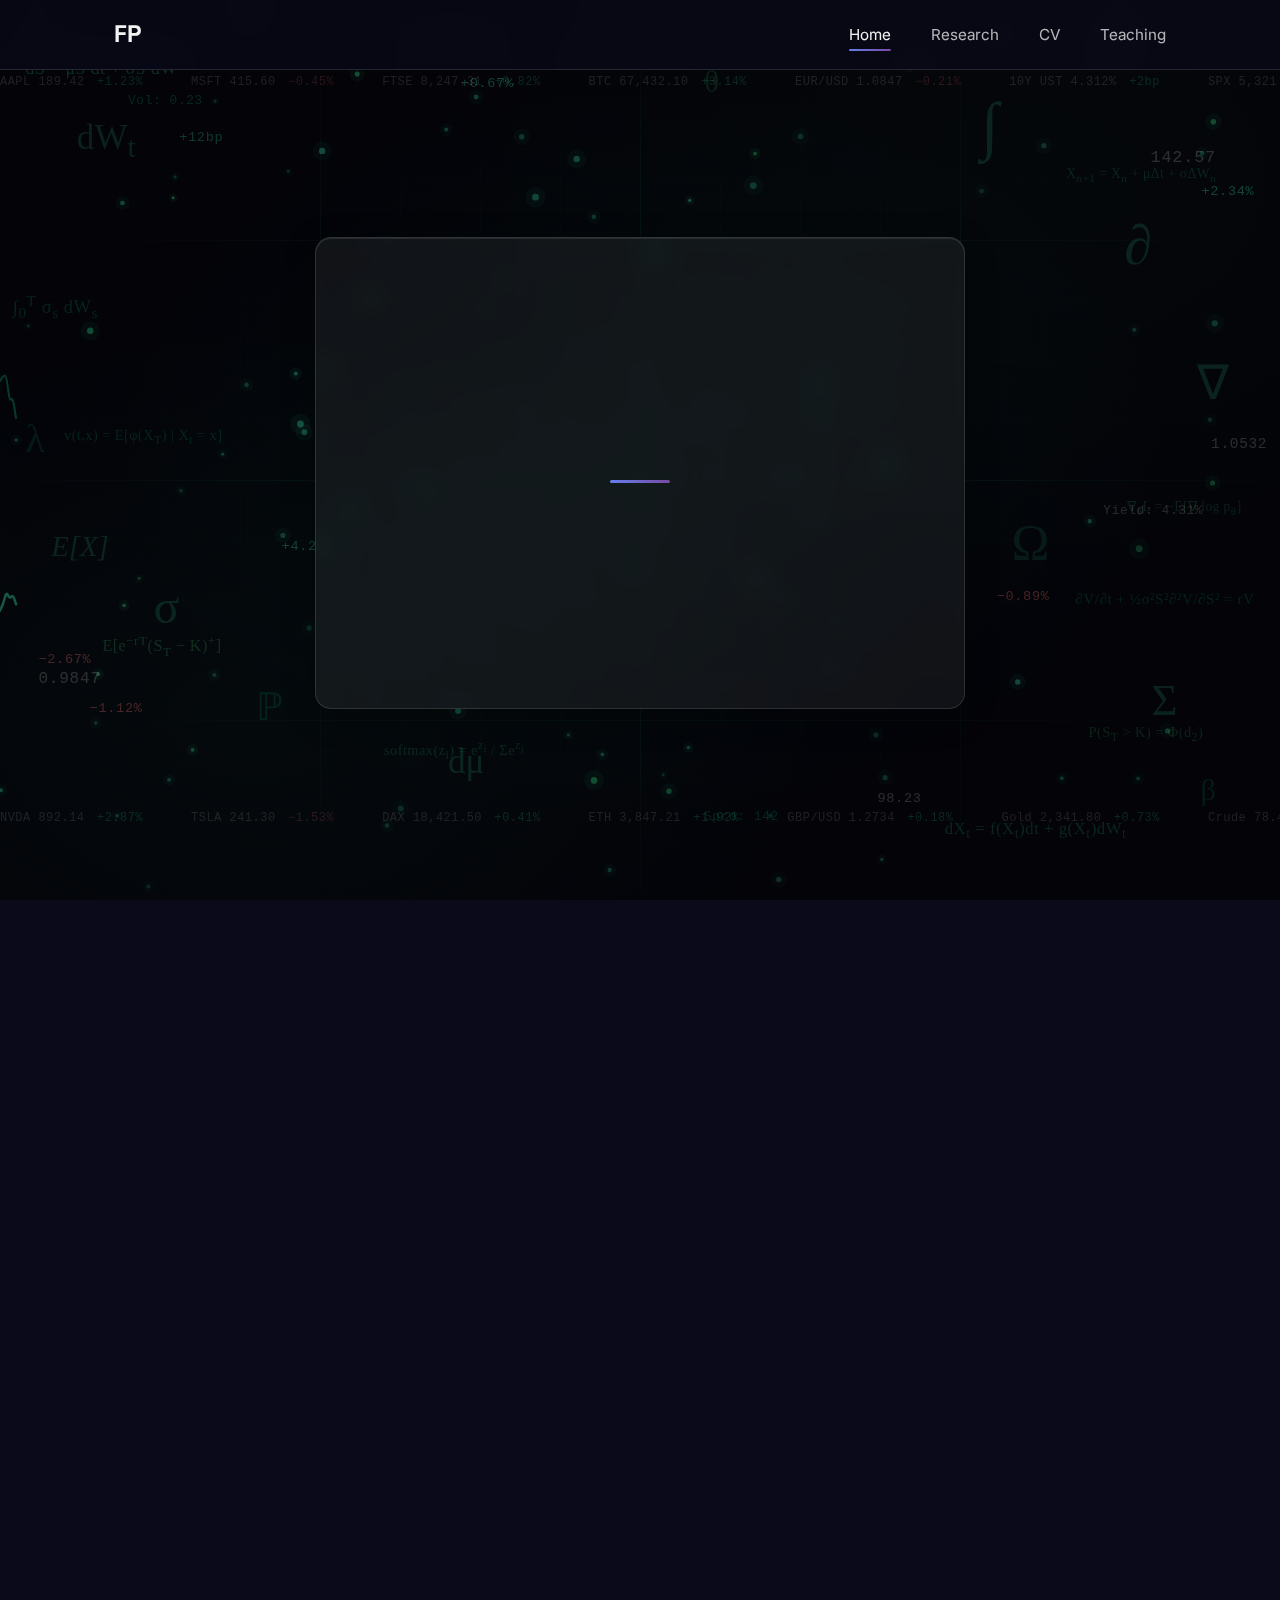
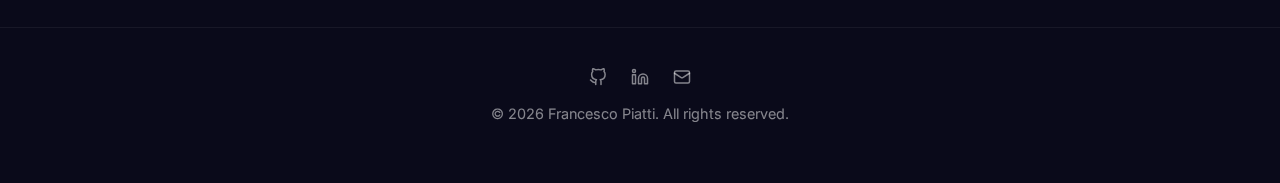
<file: index.html>
<!DOCTYPE html>
<html lang="en">
<head>
  <meta charset="UTF-8">
  <meta name="viewport" content="width=device-width, initial-scale=1.0">
  <meta name="description" content="Francesco Piatti - PhD Student in Mathematics at Imperial College London & University of Oxford. Research in Neural SDEs, Rough Paths, and AI for Finance.">
  <meta name="author" content="Francesco Piatti">
  <meta property="og:title" content="Francesco Piatti - Academic Website">
  <meta property="og:description" content="PhD Student in Mathematics at Imperial College London & University of Oxford">
  <meta property="og:type" content="website">
  <title>Francesco Piatti | Home</title>

  <!-- Fonts -->
  <link rel="preconnect" href="https://fonts.googleapis.com">
  <link rel="preconnect" href="https://fonts.gstatic.com" crossorigin>
  <link href="https://fonts.googleapis.com/css2?family=Inter:wght@300;400;500;600&family=Space+Grotesk:wght@400;500;600;700&display=swap" rel="stylesheet">

  <!-- Styles -->
  <link rel="stylesheet" href="css/variables.css">
  <link rel="stylesheet" href="css/reset.css">
  <link rel="stylesheet" href="css/base.css">
  <link rel="stylesheet" href="css/glass.css">
  <link rel="stylesheet" href="css/navigation.css">
  <link rel="stylesheet" href="css/animations.css">
  <link rel="stylesheet" href="css/home.css">
  <link rel="stylesheet" href="css/responsive.css">
</head>
<body>

  <!-- ========== NAVIGATION ========== -->
  <nav class="nav glass--nav" id="navbar">
    <div class="nav__container">
      <a href="index.html" class="nav__logo">FP</a>
      <ul class="nav__links" id="nav-links">
        <li><a href="index.html" class="nav__link" data-page="home">Home</a></li>
        <li><a href="publications.html" class="nav__link" data-page="publications">Research</a></li>
        <li><a href="cv.html" class="nav__link" data-page="cv">CV</a></li>
        <li><a href="teaching.html" class="nav__link" data-page="teaching">Teaching</a></li>
      </ul>
      <button class="nav__toggle" id="nav-toggle" aria-label="Toggle menu">
        <span></span>
        <span></span>
        <span></span>
      </button>
    </div>
  </nav>

  <!-- ========== HERO SECTION ========== -->
  <section class="hero">

    <!-- Thematic background: dense quant finance / mathematics aesthetic -->
    <div class="hero__bg" aria-hidden="true">

      <!-- Financial chart grid lines -->
      <div class="hero__grid"></div>

      <!-- Canvas: particles + true Brownian motion paths (rendered via JS) -->
      <canvas id="hero-canvas"></canvas>

      <!-- Floating mathematical symbols -->
      <div class="hero__symbols">
        <span class="math-symbol math-symbol--1">dW<sub>t</sub></span>
        <span class="math-symbol math-symbol--2">&part;</span>
        <span class="math-symbol math-symbol--3">&sigma;</span>
        <span class="math-symbol math-symbol--4">&int;</span>
        <span class="math-symbol math-symbol--5">&Sigma;</span>
        <span class="math-symbol math-symbol--6">E[X]</span>
        <span class="math-symbol math-symbol--7">d&mu;</span>
        <span class="math-symbol math-symbol--8">&nabla;</span>
        <span class="math-symbol math-symbol--9">&lambda;</span>
        <span class="math-symbol math-symbol--10">&theta;</span>
        <span class="math-symbol math-symbol--11">&Omega;</span>
        <span class="math-symbol math-symbol--12">&#x2119;</span>
        <span class="math-symbol math-symbol--13">&#x211D;</span>
        <span class="math-symbol math-symbol--14">&alpha;</span>
        <span class="math-symbol math-symbol--15">&beta;</span>
      </div>

      <!-- Full SDE / finance / ML formulas -->
      <div class="hero__formulas">
        <span class="math-formula math-formula--1">dS = &mu;S dt + &sigma;S dW</span>
        <span class="math-formula math-formula--2">&part;V/&part;t + &frac12;&sigma;&sup2;S&sup2;&part;&sup2;V/&part;S&sup2; = rV</span>
        <span class="math-formula math-formula--3">E[e<sup>&minus;rT</sup>(S<sub>T</sub> &minus; K)<sup>+</sup>]</span>
        <span class="math-formula math-formula--4">dX<sub>t</sub> = f(X<sub>t</sub>)dt + g(X<sub>t</sub>)dW<sub>t</sub></span>
        <span class="math-formula math-formula--5">&int;<sub>0</sub><sup>T</sup> &sigma;<sub>s</sub> dW<sub>s</sub></span>
        <span class="math-formula math-formula--6">P(S<sub>T</sub> &gt; K) = &Phi;(d<sub>2</sub>)</span>
        <span class="math-formula math-formula--7">X<sub>n+1</sub> = X<sub>n</sub> + &mu;&Delta;t + &sigma;&Delta;W<sub>n</sub></span>
        <span class="math-formula math-formula--8">v(t,x) = E[&phi;(X<sub>T</sub>) | X<sub>t</sub> = x]</span>
        <span class="math-formula math-formula--9">&nabla;<sub>&theta;</sub>L = &minus;E[&nabla; log p<sub>&theta;</sub>]</span>
        <span class="math-formula math-formula--10">softmax(z<sub>i</sub>) = e<sup>z<sub>i</sub></sup> / &Sigma;e<sup>z<sub>j</sub></sup></span>
      </div>

      <!-- Stock prices & financial numbers -->
      <div class="hero__numbers">
        <span class="stock-number stock-number--1">142.57</span>
        <span class="stock-number stock-number--2 stock-number--up">+2.34%</span>
        <span class="stock-number stock-number--3">0.9847</span>
        <span class="stock-number stock-number--4 stock-number--down">&minus;1.12%</span>
        <span class="stock-number stock-number--5">3,847.92</span>
        <span class="stock-number stock-number--6 stock-number--up">+0.67%</span>
        <span class="stock-number stock-number--7">98.23</span>
        <span class="stock-number stock-number--8">1.0532</span>
        <span class="stock-number stock-number--9 stock-number--up">+4.21%</span>
        <span class="stock-number stock-number--10 stock-number--down">&minus;0.89%</span>
        <span class="stock-number stock-number--11">Vol: 0.23</span>
        <span class="stock-number stock-number--12 stock-number--up">+12bp</span>
        <span class="stock-number stock-number--13">Yield: 4.31%</span>
        <span class="stock-number stock-number--14 stock-number--down">&minus;2.67%</span>
        <span class="stock-number stock-number--15">Sprd: 142</span>
      </div>

      <!-- Top ticker tape (scrolls left) -->
      <div class="hero__ticker hero__ticker--top">
        <div class="ticker__track">
          <span class="ticker__item">AAPL 189.42 <em class="ticker__up">+1.23%</em></span>
          <span class="ticker__item">MSFT 415.60 <em class="ticker__down">&minus;0.45%</em></span>
          <span class="ticker__item">FTSE 8,247.31 <em class="ticker__up">+0.82%</em></span>
          <span class="ticker__item">BTC 67,432.10 <em class="ticker__up">+3.14%</em></span>
          <span class="ticker__item">EUR/USD 1.0847 <em class="ticker__down">&minus;0.21%</em></span>
          <span class="ticker__item">10Y UST 4.312% <em class="ticker__up">+2bp</em></span>
          <span class="ticker__item">SPX 5,321.08 <em class="ticker__up">+0.55%</em></span>
          <span class="ticker__item">VIX 14.32 <em class="ticker__down">&minus;4.2%</em></span>
          <span class="ticker__item">AAPL 189.42 <em class="ticker__up">+1.23%</em></span>
          <span class="ticker__item">MSFT 415.60 <em class="ticker__down">&minus;0.45%</em></span>
          <span class="ticker__item">FTSE 8,247.31 <em class="ticker__up">+0.82%</em></span>
          <span class="ticker__item">BTC 67,432.10 <em class="ticker__up">+3.14%</em></span>
          <span class="ticker__item">EUR/USD 1.0847 <em class="ticker__down">&minus;0.21%</em></span>
          <span class="ticker__item">10Y UST 4.312% <em class="ticker__up">+2bp</em></span>
          <span class="ticker__item">SPX 5,321.08 <em class="ticker__up">+0.55%</em></span>
          <span class="ticker__item">VIX 14.32 <em class="ticker__down">&minus;4.2%</em></span>
        </div>
      </div>

      <!-- Bottom ticker tape (scrolls right) -->
      <div class="hero__ticker hero__ticker--bottom">
        <div class="ticker__track ticker__track--reverse">
          <span class="ticker__item">NVDA 892.14 <em class="ticker__up">+2.87%</em></span>
          <span class="ticker__item">TSLA 241.30 <em class="ticker__down">&minus;1.53%</em></span>
          <span class="ticker__item">DAX 18,421.50 <em class="ticker__up">+0.41%</em></span>
          <span class="ticker__item">ETH 3,847.21 <em class="ticker__up">+1.92%</em></span>
          <span class="ticker__item">GBP/USD 1.2734 <em class="ticker__up">+0.18%</em></span>
          <span class="ticker__item">Gold 2,341.80 <em class="ticker__up">+0.73%</em></span>
          <span class="ticker__item">Crude 78.42 <em class="ticker__down">&minus;0.94%</em></span>
          <span class="ticker__item">AMZN 187.92 <em class="ticker__up">+1.15%</em></span>
          <span class="ticker__item">NVDA 892.14 <em class="ticker__up">+2.87%</em></span>
          <span class="ticker__item">TSLA 241.30 <em class="ticker__down">&minus;1.53%</em></span>
          <span class="ticker__item">DAX 18,421.50 <em class="ticker__up">+0.41%</em></span>
          <span class="ticker__item">ETH 3,847.21 <em class="ticker__up">+1.92%</em></span>
          <span class="ticker__item">GBP/USD 1.2734 <em class="ticker__up">+0.18%</em></span>
          <span class="ticker__item">Gold 2,341.80 <em class="ticker__up">+0.73%</em></span>
          <span class="ticker__item">Crude 78.42 <em class="ticker__down">&minus;0.94%</em></span>
          <span class="ticker__item">AMZN 187.92 <em class="ticker__up">+1.15%</em></span>
        </div>
      </div>
    </div>

    <div class="hero__card glass">
      <h1 class="hero__name">Francesco Piatti</h1>
      <div class="hero__accent"></div>
      <p class="hero__subtitle">PhD Student in Mathematics</p>
      <p class="hero__affiliation">Imperial College London &amp; University of Oxford</p>

      <div class="hero__socials">
        <!-- GitHub -->
        <a href="https://github.com/FrancescoPiatti" target="_blank" rel="noopener noreferrer" class="social-icon" aria-label="GitHub">
          <svg viewBox="0 0 24 24" fill="none" stroke="currentColor" stroke-width="2" stroke-linecap="round" stroke-linejoin="round">
            <path d="M9 19c-5 1.5-5-2.5-7-3m14 6v-3.87a3.37 3.37 0 0 0-.94-2.61c3.14-.35 6.44-1.54 6.44-7A5.44 5.44 0 0 0 20 4.77 5.07 5.07 0 0 0 19.91 1S18.73.65 16 2.48a13.38 13.38 0 0 0-7 0C6.27.65 5.09 1 5.09 1A5.07 5.07 0 0 0 5 4.77a5.44 5.44 0 0 0-1.5 3.78c0 5.42 3.3 6.61 6.44 7A3.37 3.37 0 0 0 9 18.13V22"/>
          </svg>
        </a>
        <!-- LinkedIn -->
        <a href="https://linkedin.com/in/francesco-piatti" target="_blank" rel="noopener noreferrer" class="social-icon" aria-label="LinkedIn">
          <svg viewBox="0 0 24 24" fill="none" stroke="currentColor" stroke-width="2" stroke-linecap="round" stroke-linejoin="round">
            <path d="M16 8a6 6 0 0 1 6 6v7h-4v-7a2 2 0 0 0-2-2 2 2 0 0 0-2 2v7h-4v-7a6 6 0 0 1 6-6z"/>
            <rect x="2" y="9" width="4" height="12"/>
            <circle cx="4" cy="4" r="2"/>
          </svg>
        </a>
        <!-- Google Scholar -->
        <a href="https://scholar.google.com/citations?user=kGBj96kAAAAJ&hl=en" target="_blank" rel="noopener noreferrer" class="social-icon" aria-label="Google Scholar">
          <svg viewBox="0 0 24 24" fill="currentColor">
            <path d="M5.242 13.769L0 9.5 12 0l12 9.5-5.242 4.269C17.548 11.249 14.978 9.5 12 9.5c-2.977 0-5.548 1.748-6.758 4.269zM12 10a7 7 0 1 0 0 14 7 7 0 0 0 0-14z"/>
          </svg>
        </a>
        <!-- Email -->
        <a href="mailto:francesco.piatti19@imperial.ac.uk" class="social-icon" aria-label="Email">
          <svg viewBox="0 0 24 24" fill="none" stroke="currentColor" stroke-width="2" stroke-linecap="round" stroke-linejoin="round">
            <rect x="2" y="4" width="20" height="16" rx="2"/>
            <path d="m22 7-8.97 5.7a1.94 1.94 0 0 1-2.06 0L2 7"/>
          </svg>
        </a>
      </div>
    </div>
  </section>

  <!-- ========== ABOUT / RESEARCH INTERESTS ========== -->
  <section class="section">
    <div class="container">
      <div class="about glass reveal" style="padding: var(--space-lg);">
        <h2>About Me</h2>
        <p>
          I am a PhD student in the Centre for Doctoral Training (CDT) in Mathematics of Random Systems,
          a joint programme between Imperial College London and the University of Oxford, funded by an EPSRC studentship.
          I am supervised by Prof. Thomas Cass (Professor of Mathematical Finance).
        </p>
        <p>
          My research lies at the intersection of stochastic analysis and machine learning models for sequential data.
          I am particulalry interested in neural stochastic/controlled differential equations and state space models.
          Previously, I completed my MSci in Mathematics at Imperial College London with First Class Honours.
        </p>

        <!-- ========== RESEARCH INTERESTS: Edit these tags ========== -->
        <div class="research-tags reveal-stagger" style="margin-top: var(--space-md);">
          <span class="glass--pill">Neural SDEs</span>
          <span class="glass--pill">State Space Models</span>
          <span class="glass--pill">Rough Paths &amp; Signatures</span>
          <span class="glass--pill">AI for Finance</span>
          <span class="glass--pill">Algorithmic Trading</span>
          <span class="glass--pill">Mathematical Finance</span>
        </div>
        <!-- ========== END RESEARCH INTERESTS ========== -->
      </div>
    </div>
  </section>

  <!-- ========== FOOTER ========== -->
  <footer class="footer">
    <div class="container">
      <div class="footer__socials">
        <a href="https://github.com/FrancescoPiatti" target="_blank" rel="noopener noreferrer" aria-label="GitHub">
          <svg width="18" height="18" viewBox="0 0 24 24" fill="none" stroke="currentColor" stroke-width="2" stroke-linecap="round" stroke-linejoin="round">
            <path d="M9 19c-5 1.5-5-2.5-7-3m14 6v-3.87a3.37 3.37 0 0 0-.94-2.61c3.14-.35 6.44-1.54 6.44-7A5.44 5.44 0 0 0 20 4.77 5.07 5.07 0 0 0 19.91 1S18.73.65 16 2.48a13.38 13.38 0 0 0-7 0C6.27.65 5.09 1 5.09 1A5.07 5.07 0 0 0 5 4.77a5.44 5.44 0 0 0-1.5 3.78c0 5.42 3.3 6.61 6.44 7A3.37 3.37 0 0 0 9 18.13V22"/>
          </svg>
        </a>
        <a href="https://linkedin.com/in/francesco-piatti" target="_blank" rel="noopener noreferrer" aria-label="LinkedIn">
          <svg width="18" height="18" viewBox="0 0 24 24" fill="none" stroke="currentColor" stroke-width="2" stroke-linecap="round" stroke-linejoin="round">
            <path d="M16 8a6 6 0 0 1 6 6v7h-4v-7a2 2 0 0 0-2-2 2 2 0 0 0-2 2v7h-4v-7a6 6 0 0 1 6-6z"/>
            <rect x="2" y="9" width="4" height="12"/>
            <circle cx="4" cy="4" r="2"/>
          </svg>
        </a>
        <a href="mailto:francesco.piatti19@imperial.ac.uk" aria-label="Email">
          <svg width="18" height="18" viewBox="0 0 24 24" fill="none" stroke="currentColor" stroke-width="2" stroke-linecap="round" stroke-linejoin="round">
            <rect x="2" y="4" width="20" height="16" rx="2"/>
            <path d="m22 7-8.97 5.7a1.94 1.94 0 0 1-2.06 0L2 7"/>
          </svg>
        </a>
      </div>
      <p class="footer__text">&copy; 2026 Francesco Piatti. All rights reserved.</p>
    </div>
  </footer>

  <script src="js/main.js"></script>
</body>
</html>
</file>
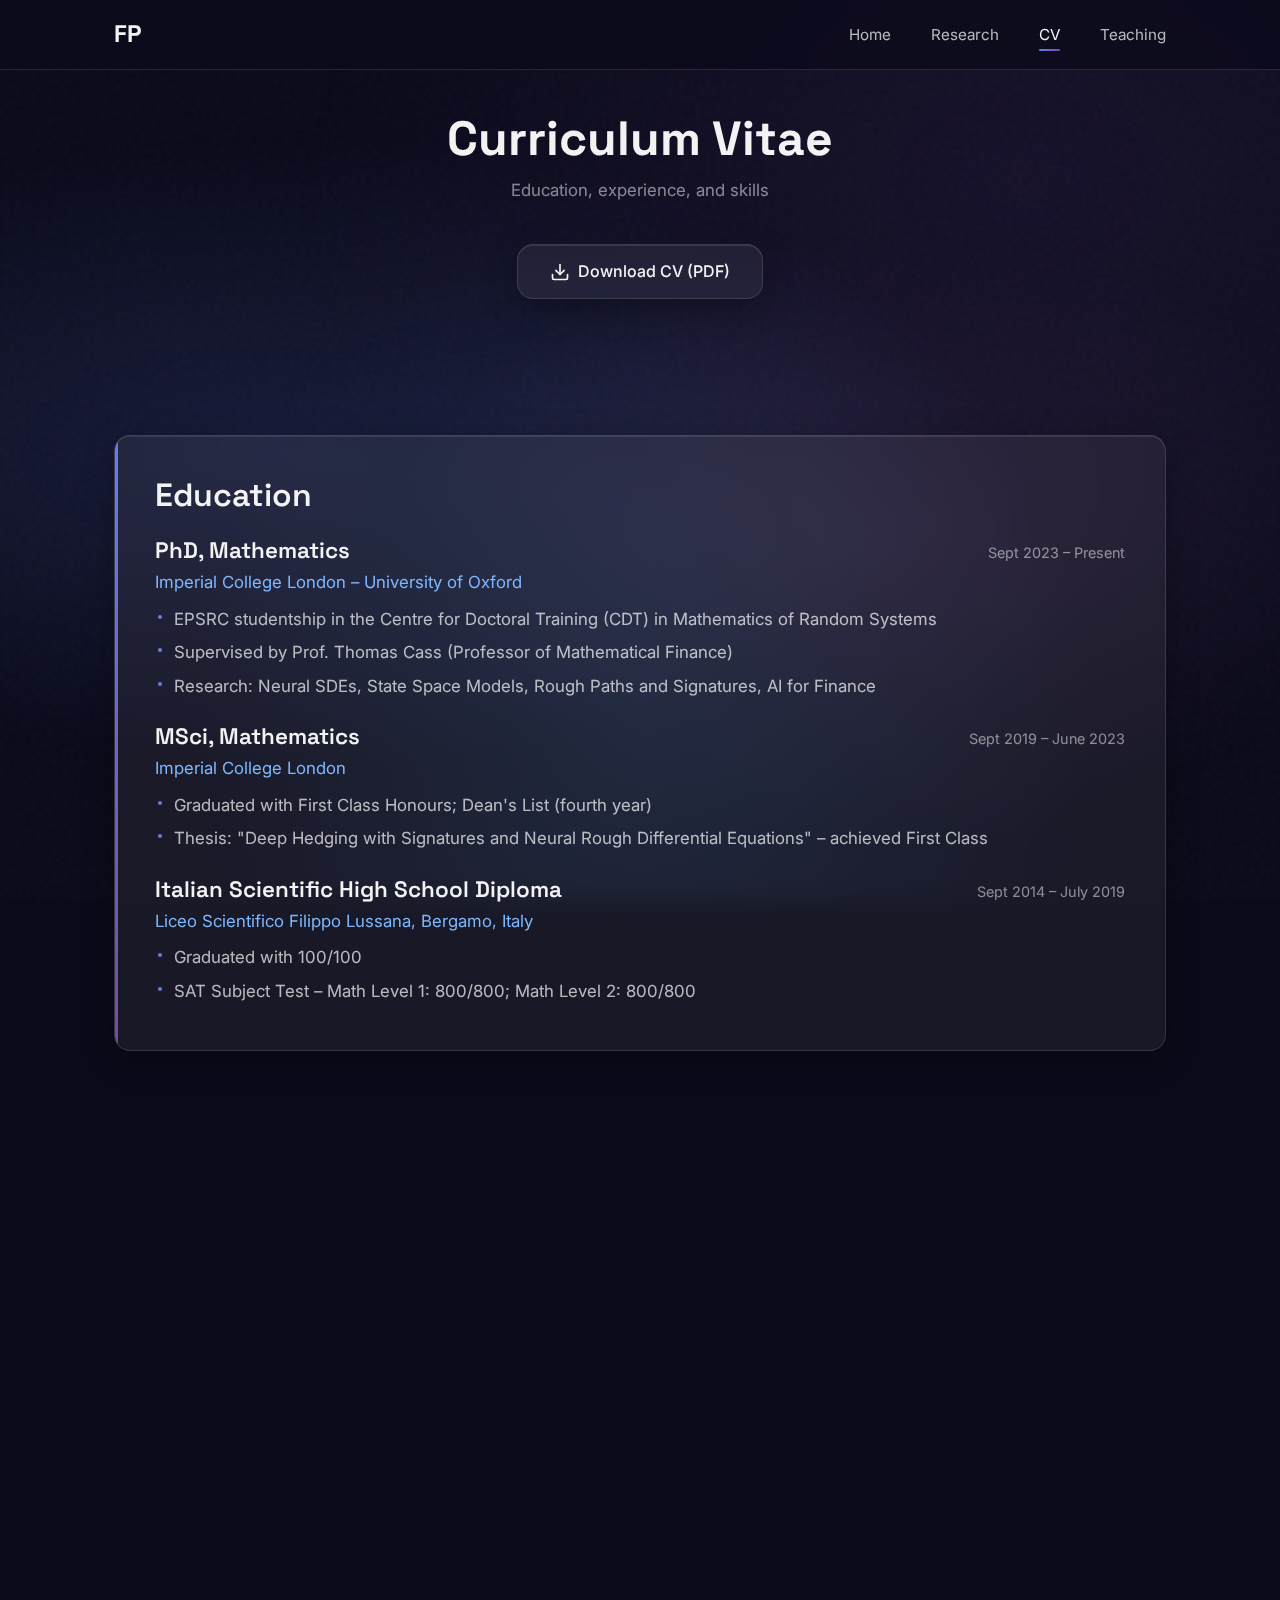
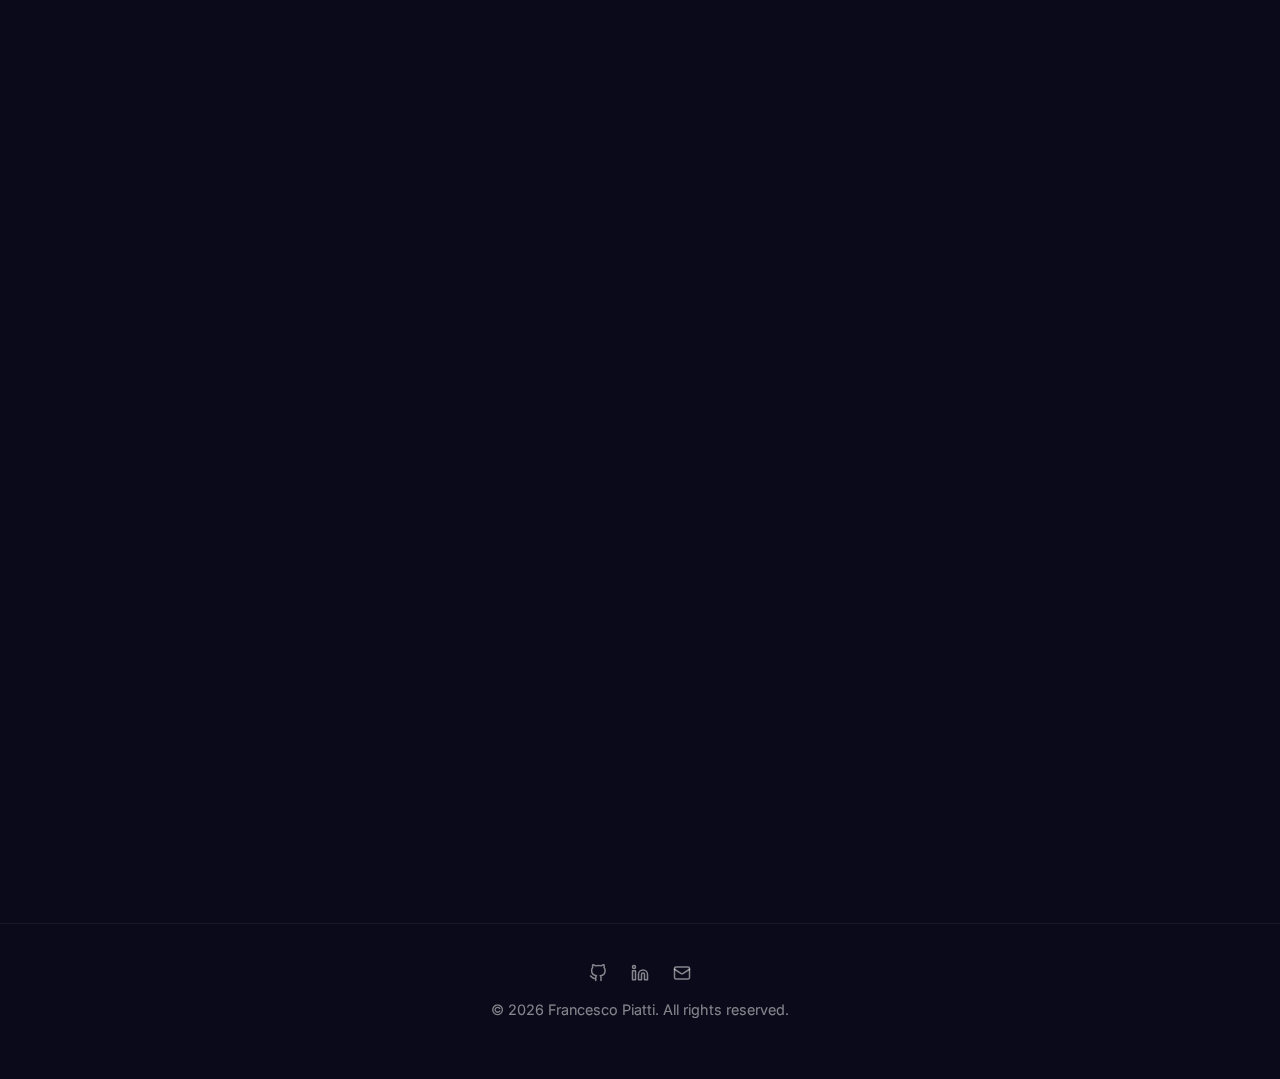
<file: cv.html>
<!DOCTYPE html>
<html lang="en">
<head>
  <meta charset="UTF-8">
  <meta name="viewport" content="width=device-width, initial-scale=1.0">
  <meta name="description" content="Francesco Piatti - Curriculum Vitae">
  <meta name="author" content="Francesco Piatti">
  <title>Francesco Piatti | CV</title>

  <link rel="preconnect" href="https://fonts.googleapis.com">
  <link rel="preconnect" href="https://fonts.gstatic.com" crossorigin>
  <link href="https://fonts.googleapis.com/css2?family=Inter:wght@300;400;500;600&family=Space+Grotesk:wght@400;500;600;700&display=swap" rel="stylesheet">

  <link rel="stylesheet" href="css/variables.css">
  <link rel="stylesheet" href="css/reset.css">
  <link rel="stylesheet" href="css/base.css">
  <link rel="stylesheet" href="css/glass.css">
  <link rel="stylesheet" href="css/navigation.css">
  <link rel="stylesheet" href="css/animations.css">
  <link rel="stylesheet" href="css/cv.css">
  <link rel="stylesheet" href="css/responsive.css">
</head>
<body>

  <!-- ========== NAVIGATION ========== -->
  <nav class="nav glass--nav" id="navbar">
    <div class="nav__container">
      <a href="index.html" class="nav__logo">FP</a>
      <ul class="nav__links" id="nav-links">
        <li><a href="index.html" class="nav__link" data-page="home">Home</a></li>
        <li><a href="publications.html" class="nav__link" data-page="publications">Research</a></li>
        <li><a href="cv.html" class="nav__link" data-page="cv">CV</a></li>
        <li><a href="teaching.html" class="nav__link" data-page="teaching">Teaching</a></li>
      </ul>
      <button class="nav__toggle" id="nav-toggle" aria-label="Toggle menu">
        <span></span>
        <span></span>
        <span></span>
      </button>
    </div>
  </nav>

  <!-- ========== PAGE HEADER ========== -->
  <header class="page-header">
    <div>
      <h1 class="page-header__title">Curriculum Vitae</h1>
      <p class="page-header__subtitle">Education, experience, and skills</p>
    </div>
  </header>

  <!-- ========== DOWNLOAD BUTTON ========== -->
  <section class="cv-download-section">
    <div class="container" style="text-align: center;">
      <a href="assets/docs/cv.pdf" download="Francesco_Piatti_CV.pdf" class="cv-download-btn glass glass--interactive">
        <svg width="20" height="20" viewBox="0 0 24 24" fill="none" stroke="currentColor" stroke-width="2" stroke-linecap="round" stroke-linejoin="round">
          <path d="M21 15v4a2 2 0 01-2 2H5a2 2 0 01-2-2v-4"/>
          <polyline points="7 10 12 15 17 10"/>
          <line x1="12" y1="15" x2="12" y2="3"/>
        </svg>
        Download CV (PDF)
      </a>
    </div>
  </section>

  <!-- ========== CV CONTENT ========== -->
  <section class="section">
    <div class="container cv-content">

      <!-- EDUCATION -->
      <div class="cv-section glass glass--accent-left reveal">
        <h2 class="cv-section__title">Education</h2>

        <div class="cv-entry">
          <div class="cv-entry__header">
            <h3 class="cv-entry__role">PhD, Mathematics</h3>
            <span class="cv-entry__date">Sept 2023 &ndash; Present</span>
          </div>
          <p class="cv-entry__org">Imperial College London &ndash; University of Oxford</p>
          <ul class="cv-entry__details">
            <li>EPSRC studentship in the Centre for Doctoral Training (CDT) in Mathematics of Random Systems</li>
            <li>Supervised by Prof. Thomas Cass (Professor of Mathematical Finance)</li>
            <li>Research: Neural SDEs, State Space Models, Rough Paths and Signatures, AI for Finance</li>
          </ul>
        </div>

        <div class="cv-entry">
          <div class="cv-entry__header">
            <h3 class="cv-entry__role">MSci, Mathematics</h3>
            <span class="cv-entry__date">Sept 2019 &ndash; June 2023</span>
          </div>
          <p class="cv-entry__org">Imperial College London</p>
          <ul class="cv-entry__details">
            <li>Graduated with First Class Honours; Dean's List (fourth year)</li>
            <li>Thesis: "Deep Hedging with Signatures and Neural Rough Differential Equations" &ndash; achieved First Class</li>
          </ul>
        </div>

        <div class="cv-entry">
          <div class="cv-entry__header">
            <h3 class="cv-entry__role">Italian Scientific High School Diploma</h3>
            <span class="cv-entry__date">Sept 2014 &ndash; July 2019</span>
          </div>
          <p class="cv-entry__org">Liceo Scientifico Filippo Lussana, Bergamo, Italy</p>
          <ul class="cv-entry__details">
            <li>Graduated with 100/100</li>
            <li>SAT Subject Test &ndash; Math Level 1: 800/800; Math Level 2: 800/800</li>
          </ul>
        </div>
      </div>

      <!-- WORK EXPERIENCE -->
      <div class="cv-section glass glass--accent-left reveal">
        <h2 class="cv-section__title">Work Experience</h2>

        <div class="cv-entry">
          <div class="cv-entry__header">
            <h3 class="cv-entry__role">Spring Intern</h3>
            <span class="cv-entry__date">April 2025</span>
          </div>
          <p class="cv-entry__org">G-Research, London, UK</p>
          <ul class="cv-entry__details">
            <li>Participated in advanced workshops on Mathematics, Statistics, Quantitative Finance, and Algorithmic Trading</li>
          </ul>
        </div>

        <div class="cv-entry">
          <div class="cv-entry__header">
            <h3 class="cv-entry__role">Student Researcher</h3>
            <span class="cv-entry__date">July 2022 &ndash; Sept 2022</span>
          </div>
          <p class="cv-entry__org">Department of Mathematical Finance, Imperial College London</p>
          <ul class="cv-entry__details">
            <li>US recession forecasting using ML techniques: RNNs, random forests, and SVM with signature, RBF and GAK kernels</li>
            <li>Improved accuracy of state-of-art models</li>
          </ul>
        </div>

        <div class="cv-entry">
          <div class="cv-entry__header">
            <h3 class="cv-entry__role">Student Researcher</h3>
            <span class="cv-entry__date">July 2021 &ndash; Sept 2021</span>
          </div>
          <p class="cv-entry__org">Department of Mathematical Finance, Imperial College London</p>
          <ul class="cv-entry__details">
            <li>Developed a novel method leveraging signatures to estimate correlation of multivariate time series with non-synchronous observations</li>
            <li>Designed and implemented statistical tests and simulation pipelines in a team</li>
          </ul>
        </div>

        <div class="cv-entry">
          <div class="cv-entry__header">
            <h3 class="cv-entry__role">Summer Intern</h3>
            <span class="cv-entry__date">June 2020 &ndash; July 2020</span>
          </div>
          <p class="cv-entry__org">Studio Conca Jannone Maffeis, Bergamo, Italy</p>
          <ul class="cv-entry__details">
            <li>Financial analysis and development of Python-based software to automate analysis of financial statements</li>
          </ul>
        </div>
      </div>

      <!-- SKILLS -->
      <div class="cv-section glass glass--accent-left reveal">
        <h2 class="cv-section__title">Skills</h2>

        <div class="cv-skills">
          <div class="cv-skills__group">
            <h4 class="cv-skills__label">Programming</h4>
            <div class="cv-skills__tags">
              <span class="glass--pill">Python</span>
              <span class="glass--pill">PyTorch</span>
              <span class="glass--pill">JAX</span>
              <span class="glass--pill">pandas</span>
              <span class="glass--pill">R</span>
              <!--span class="glass--pill">SQL</span> -->
              <span class="glass--pill">HPC (CPU/GPU)</span>
              <span class="glass--pill">LaTeX</span>
            </div>
          </div>
          <div class="cv-skills__group">
            <h4 class="cv-skills__label">Languages</h4>
            <div class="cv-skills__tags">
              <span class="glass--pill">Italian (native)</span>
              <span class="glass--pill">English (fluent)</span>
              <span class="glass--pill">Spanish (intermediate)</span>
            </div>
          </div>
        </div>
      </div>

      <!-- POSITIONS OF RESPONSIBILITY -->
      <div class="cv-section glass glass--accent-left reveal">
        <h2 class="cv-section__title">Positions of Responsibility</h2>
        <div class="cv-entry">
          <ul class="cv-entry__details">
            <li>Member of board of directors and board of executives of <a href="https://uniteditaliansocieties.com" target="_blank" rel="noopener noreferrer">United Italian Societies Ltd</a> (June 2021 &ndash; June 2023)</li>
            <li>President of Imperial College Italian Society (June 2021 &ndash; June 2023)</li>
          </ul>
        </div>
      </div>

    </div>
  </section>

  <!-- ========== FOOTER ========== -->
  <footer class="footer">
    <div class="container">
      <div class="footer__socials">
        <a href="https://github.com/FrancescoPiatti" target="_blank" rel="noopener noreferrer" aria-label="GitHub">
          <svg width="18" height="18" viewBox="0 0 24 24" fill="none" stroke="currentColor" stroke-width="2" stroke-linecap="round" stroke-linejoin="round">
            <path d="M9 19c-5 1.5-5-2.5-7-3m14 6v-3.87a3.37 3.37 0 0 0-.94-2.61c3.14-.35 6.44-1.54 6.44-7A5.44 5.44 0 0 0 20 4.77 5.07 5.07 0 0 0 19.91 1S18.73.65 16 2.48a13.38 13.38 0 0 0-7 0C6.27.65 5.09 1 5.09 1A5.07 5.07 0 0 0 5 4.77a5.44 5.44 0 0 0-1.5 3.78c0 5.42 3.3 6.61 6.44 7A3.37 3.37 0 0 0 9 18.13V22"/>
          </svg>
        </a>
        <a href="https://linkedin.com/in/francesco-piatti" target="_blank" rel="noopener noreferrer" aria-label="LinkedIn">
          <svg width="18" height="18" viewBox="0 0 24 24" fill="none" stroke="currentColor" stroke-width="2" stroke-linecap="round" stroke-linejoin="round">
            <path d="M16 8a6 6 0 0 1 6 6v7h-4v-7a2 2 0 0 0-2-2 2 2 0 0 0-2 2v7h-4v-7a6 6 0 0 1 6-6z"/>
            <rect x="2" y="9" width="4" height="12"/>
            <circle cx="4" cy="4" r="2"/>
          </svg>
        </a>
        <a href="mailto:francesco.piatti19@imperial.ac.uk" aria-label="Email">
          <svg width="18" height="18" viewBox="0 0 24 24" fill="none" stroke="currentColor" stroke-width="2" stroke-linecap="round" stroke-linejoin="round">
            <rect x="2" y="4" width="20" height="16" rx="2"/>
            <path d="m22 7-8.97 5.7a1.94 1.94 0 0 1-2.06 0L2 7"/>
          </svg>
        </a>
      </div>
      <p class="footer__text">&copy; 2026 Francesco Piatti. All rights reserved.</p>
    </div>
  </footer>

  <script src="js/main.js"></script>
</body>
</html>
</file>
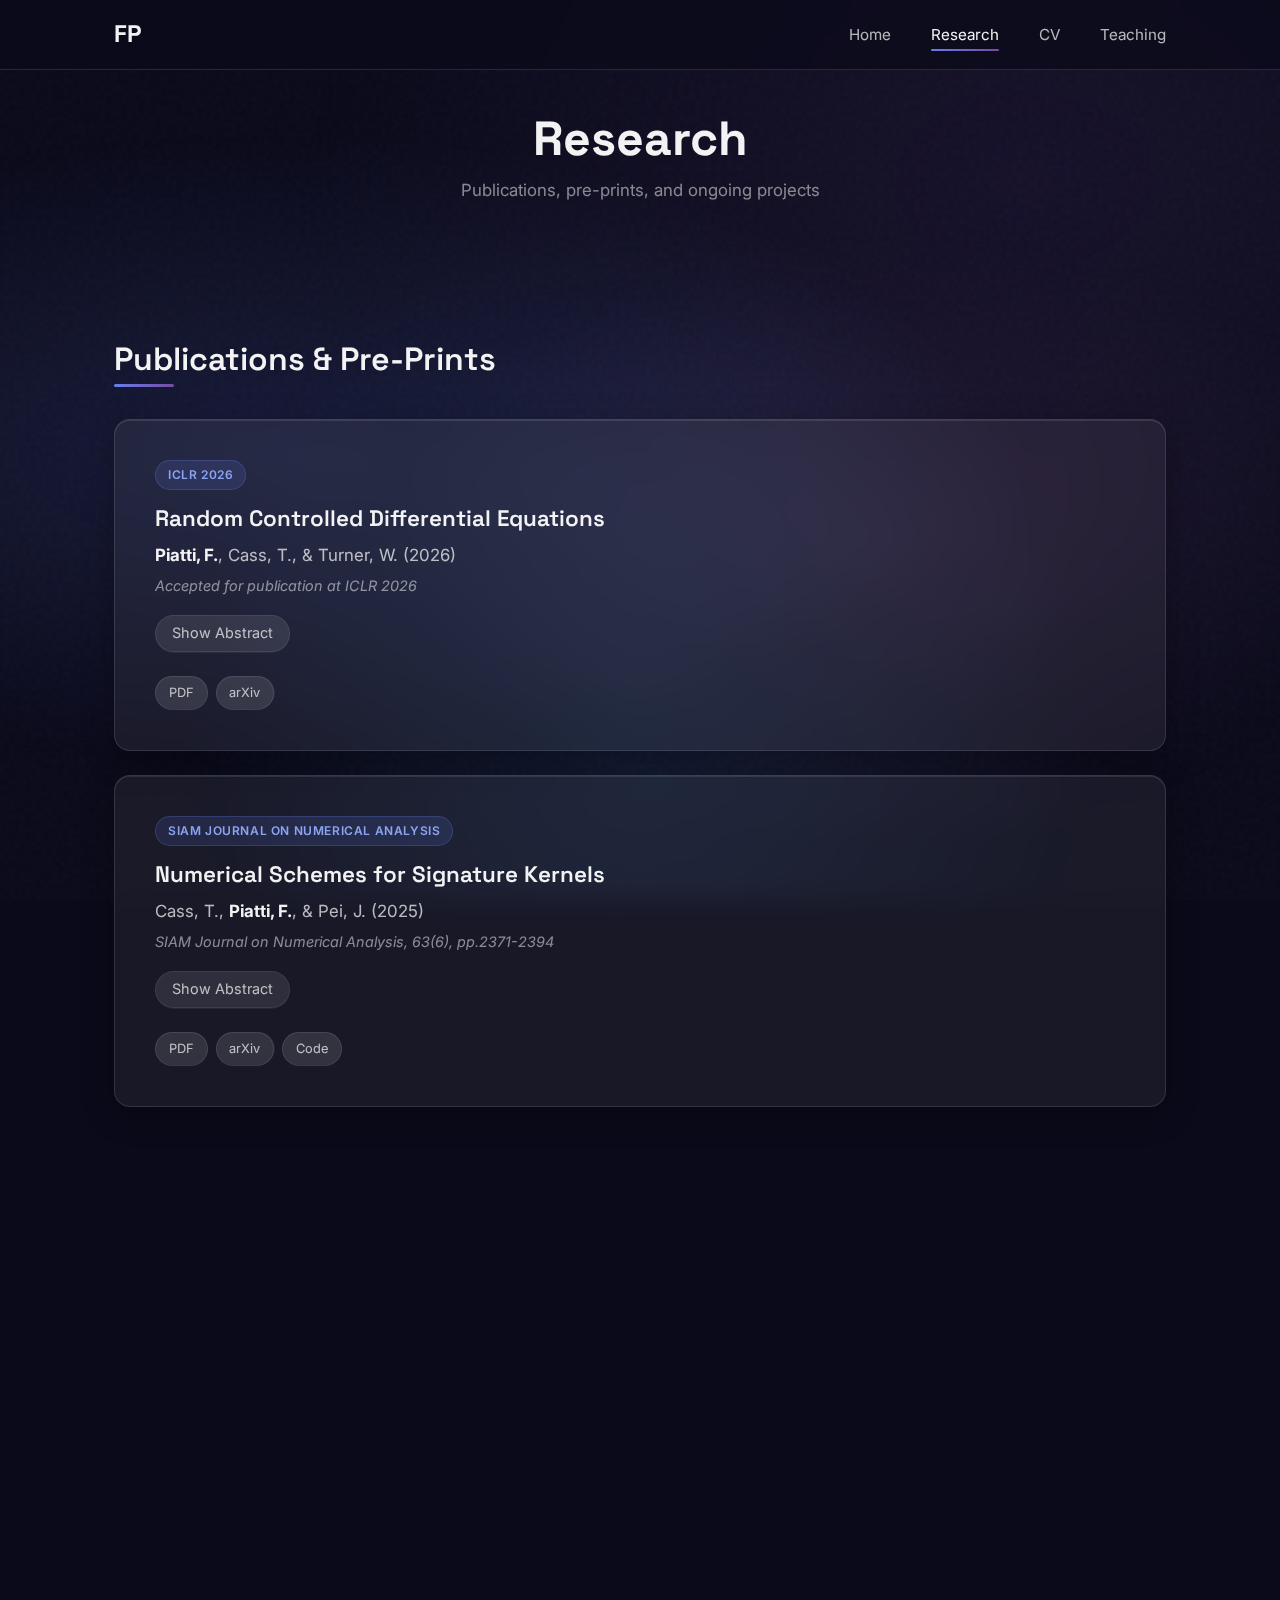
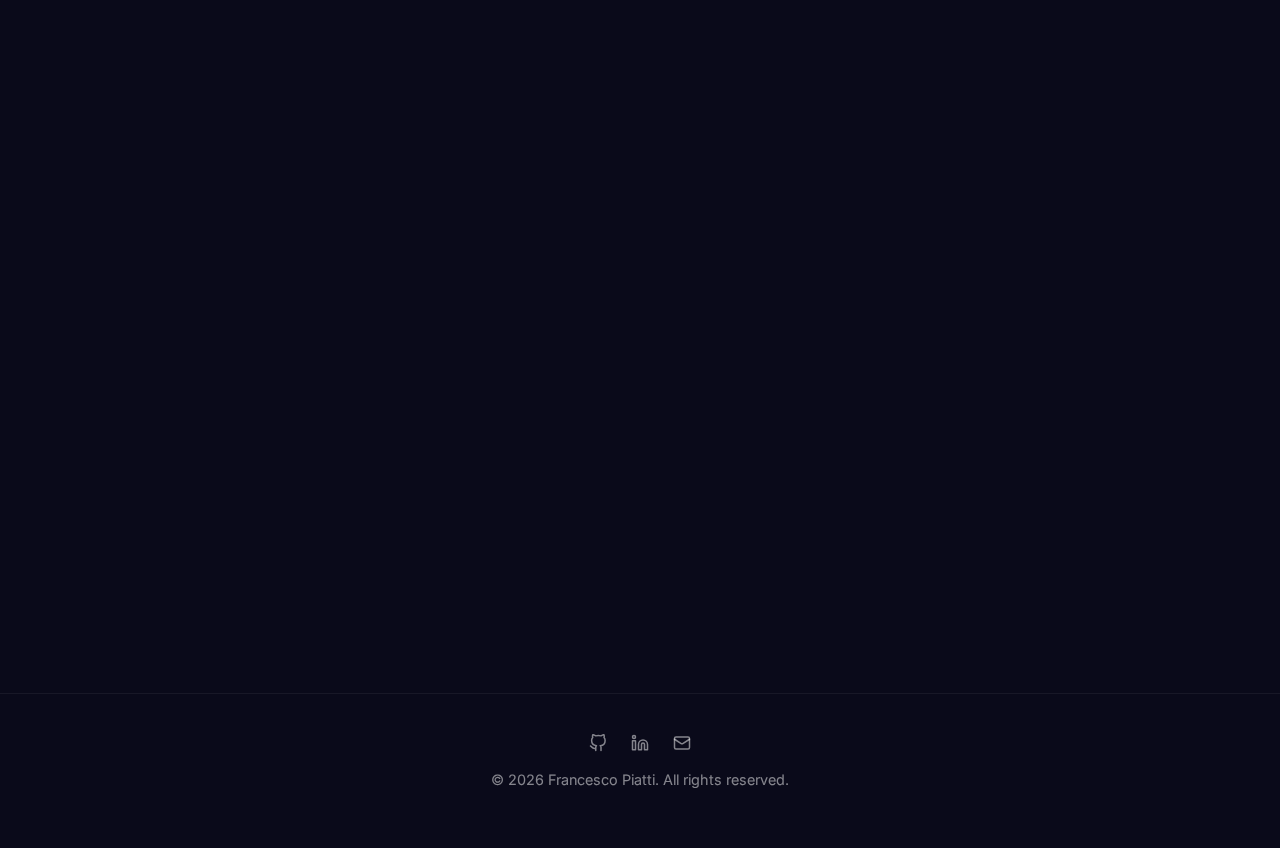
<file: publications.html>
<!DOCTYPE html>
<html lang="en">
<head>
  <meta charset="UTF-8">
  <meta name="viewport" content="width=device-width, initial-scale=1.0">
  <meta name="description" content="Francesco Piatti - Publications and Research Projects">
  <meta name="author" content="Francesco Piatti">
  <title>Francesco Piatti | Research</title>

  <link rel="preconnect" href="https://fonts.googleapis.com">
  <link rel="preconnect" href="https://fonts.gstatic.com" crossorigin>
  <link href="https://fonts.googleapis.com/css2?family=Inter:wght@300;400;500;600&family=Space+Grotesk:wght@400;500;600;700&display=swap" rel="stylesheet">

  <link rel="stylesheet" href="css/variables.css">
  <link rel="stylesheet" href="css/reset.css">
  <link rel="stylesheet" href="css/base.css">
  <link rel="stylesheet" href="css/glass.css">
  <link rel="stylesheet" href="css/navigation.css">
  <link rel="stylesheet" href="css/animations.css">
  <link rel="stylesheet" href="css/publications.css">
  <link rel="stylesheet" href="css/responsive.css">
</head>
<body>

  <!-- ========== NAVIGATION ========== -->
  <nav class="nav glass--nav" id="navbar">
    <div class="nav__container">
      <a href="index.html" class="nav__logo">FP</a>
      <ul class="nav__links" id="nav-links">
        <li><a href="index.html" class="nav__link" data-page="home">Home</a></li>
        <li><a href="publications.html" class="nav__link" data-page="publications">Research</a></li>
        <li><a href="cv.html" class="nav__link" data-page="cv">CV</a></li>
        <li><a href="teaching.html" class="nav__link" data-page="teaching">Teaching</a></li>
      </ul>
      <button class="nav__toggle" id="nav-toggle" aria-label="Toggle menu">
        <span></span>
        <span></span>
        <span></span>
      </button>
    </div>
  </nav>

  <!-- ========== PAGE HEADER ========== -->
  <header class="page-header">
    <div>
      <h1 class="page-header__title">Research</h1>
      <p class="page-header__subtitle">Publications, pre-prints, and ongoing projects</p>
    </div>
  </header>

  <!-- ========== PUBLICATIONS ========== -->
  <section class="section">
    <div class="container">
      <h2 class="section__title reveal">Publications &amp; Pre-Prints</h2>

      <div class="publication-list">

        <!-- PUBLICATION ITEM -->
        <article class="publication-card glass glass--interactive reveal">
          <div class="publication-card__header">
            <span class="publication-card__status publication-card__status--published">ICLR 2026</span>
          </div>
          <h3 class="publication-card__title">Random Controlled Differential Equations</h3>
          <p class="publication-card__authors">
            <strong>Piatti, F.</strong>, Cass, T., &amp; Turner, W. (2026)
          </p>
          <p class="publication-card__venue">Accepted for publication at ICLR 2026</p>
          <button class="abstract-toggle glass--pill">Show Abstract</button>
          <div class="abstract-content">
            <!-- ====================================================================== -->
            <!-- ABSTRACT: Paste your abstract for "Random Controlled Differential Equations" below -->
            <!-- ====================================================================== -->
            <p> We introduce a training-efficient framework for time-series learning that combines random features with controlled differential equations (CDEs). 
            In this approach, large randomly parameterized CDEs act as continuous-time reservoirs, mapping input paths to rich representations. 
            Only a linear readout layer is trained, resulting in fast, scalable models with strong inductive bias. 
            Building on this foundation, we propose two variants: 
            (i) Random Fourier CDEs (RF-CDEs): these lift the input signal using random Fourier features prior to the dynamics, providing a kernel-free approximation of RBF-enhanced sequence models; 
            (ii) Random Rough DEs (R-RDEs): these operate directly on rough-path inputs via a log-ODE discretization, using log-signatures to capture higher-order temporal interactions while remaining stable and efficient. 
            We prove that in the infinite-width limit, these model induces the RBF-lifted signature kernel and the rough signature kernel, 
            respectively, offering a unified perspective on random-feature reservoirs, continuous-time deep architectures, and path-signature theory.
            We evaluate both models across a range of time-series benchmarks, demonstrating competitive or state-of-the-art performance. 
            These methods provide a practical alternative to explicit signature computations, retaining their inductive bias while benefiting from the efficiency of random features.</p>
            <!-- ====== END ABSTRACT ====== -->
          </div>
          <div class="publication-card__links">
            <a href="assets/docs/RCDE.pdf" download="Random_Controlled_Differential_Equations.pdf" class="glass--pill">PDF</a>
            <a href="https://arxiv.org/abs/2512.23670" class="glass--pill">arXiv</a>
          </div>
        </article>
        <!-- END PUBLICATION ITEM -->

        <!-- PUBLICATION ITEM -->
        <article class="publication-card glass glass--interactive reveal">
          <div class="publication-card__header">
            <span class="publication-card__status publication-card__status--published">SIAM Journal on Numerical Analysis</span>
          </div>
          <h3 class="publication-card__title">Numerical Schemes for Signature Kernels</h3>
          <p class="publication-card__authors">
            Cass, T., <strong>Piatti, F.</strong>, &amp; Pei, J. (2025)
          </p>
          <p class="publication-card__venue">SIAM Journal on Numerical Analysis, 63(6), pp.2371-2394</p>
          <button class="abstract-toggle glass--pill">Show Abstract</button>
          <div class="abstract-content">
          <p>Signature kernels have become a powerful tool in kernel methods for sequential data. In <a href="https://arxiv.org/abs/2006.14794"> 
            The Signature Kernel is the solution of a Goursat PDE</a>, the authors introduce a kernel trick showing that, for 
              continuously differentiable paths, the signature kernel satisfies a hyperbolic PDE of Goursat type in two independent time variables. 
              While finite difference methods have been explored for this PDE, they suffer from accuracy and stability issues when handling highly oscillatory inputs. 
              In this work, we propose two advanced numerical schemes that approximate the solution using polynomial representations of boundary conditions, 
              employing either approximation or interpolation techniques. We prove the convergence of the polynomial approximation scheme and demonstrate 
              experimentally that both methods achieve several orders of magnitude improvement in mean absolute percentage error (MAPE) over 
              finite difference schemes, without increasing computational complexity. 
            <!-- ====== END ABSTRACT ====== -->
          </div>
          <div class="publication-card__links">
            <a href="assets/docs/NSSK.pdf" download="Numerical_Schemes_for_Signature_Kernels.pdf" class="glass--pill">PDF</a>
            <a href="https://arxiv.org/abs/2502.08470" class="glass--pill">arXiv</a>
            <a href="https://github.com/FrancescoPiatti/polysigkernel" class="glass--pill">Code</a>
          </div>
        </article>
        <!-- END PUBLICATION ITEM -->

        <!-- PUBLICATION ITEM -->
        <article class="publication-card glass glass--interactive reveal">
          <div class="publication-card__header">
            <span class="publication-card__status publication-card__status--published">ICML 2024</span>
          </div>
          <h3 class="publication-card__title">Partially Stochastic Infinitely Deep Bayesian Neural Networks</h3>
          <p class="publication-card__authors">
            Calvo-Ordonez, S.*, Meunier, M.*, <strong>Piatti, F.*</strong>, &amp; Shi, Y.* (2024)
            <span class="publication-card__note">*Equal contributions</span>
          </p>
          <p class="publication-card__venue">International Conference on Machine Learning, pp. 5436-5452, PMLR</p>
          <button class="abstract-toggle glass--pill">Show Abstract</button>
          <div class="abstract-content">
            <!-- ====================================================================== -->
            <!-- ABSTRACT: Paste your abstract for "Partially Stochastic Infinitely Deep Bayesian Neural Networks" below -->
            <!-- ====================================================================== -->
            <p>In this paper, we present Partially Stochastic Infinitely Deep Bayesian Neural Networks, a
              novel family of architectures that integrates partial stochasticity into the framework of infinitely
              deep neural networks. Our new class of architectures is designed to improve the computational
              efficiency of existing architectures at training and inference time. To do this, we leverage the advantages of partial 
              stochasticity in the infinitedepth limit which include the benefits of full stochasticity e.g. robustness, uncertainty quantification, 
              and memory efficiency, whilst improving their limitations around computational complexity. We present a variety of architectural
              configurations, offering flexibility in network design including different methods for weight partition. We also provide mathematical 
              guarantees on the expressivity of our models by establishing that our network family qualifies as
              Universal Conditional Distribution Approximators. Lastly, empirical evaluations across multiple tasks show that our proposed architectures
              achieve better downstream task performance and uncertainty quantification than their counterparts
              while being significantly more efficient. 
            <!-- ====== END ABSTRACT ====== -->
          </div>
          <div class="publication-card__links">
            <a href="assets/docs/PSIDBNN.pdf" download="Partially_Stochastic_Infinitely_Deep_Bayesian_Neural_Networks.pdf" class="glass--pill">PDF</a>
            <a href="https://arxiv.org/pdf/2402.03495" class="glass--pill">arXiv</a>
            <a href="https://github.com/Sergio20f/part_stoch_inf_deep" class="glass--pill">Code</a>
          </div>
        </article>
        <!-- END PUBLICATION ITEM -->

      </div>
    </div>
  </section>

  <!-- ========== WORKING PAPERS ========== -->
  <section class="section">
    <div class="container">
      <h2 class="section__title reveal">Working Papers</h2>

      <div class="project-grid">

        <!-- PROJECT ITEM -->
        <article class="project-card glass glass--interactive reveal">
          <div class="project-card__status">
            <span class="status-dot status-dot--progress"></span>
            In Progress
          </div>
          <h3 class="project-card__title">Deep Calibration of Interest Rate Models with Neural SDEs</h3>
          <p class="project-card__description">
            Joint with Prof. Brigo and Dr. Ferrucci.
          </p>
          <div class="project-card__tags">
            <span class="glass--pill">Neural SDEs</span>
            <span class="glass--pill">Interest Rates</span>
            <span class="glass--pill">Calibration</span>
          </div>
        </article>
        <!-- END PROJECT ITEM -->

        <!-- PROJECT ITEM -->
        <article class="project-card glass glass--interactive reveal">
          <div class="project-card__status">
            <span class="status-dot status-dot--progress"></span>
            In Progress
          </div>
          <h3 class="project-card__title">Structured Linear NSDEs</h3>
          <p class="project-card__description">
            Joint with Prof. Cass.
          </p>
          <div class="project-card__tags">
            <span class="glass--pill">Neural SDEs</span>
            <span class="glass--pill">State Space Models</span>
          </div>
        </article>
        <!-- END PROJECT ITEM -->

        <!-- PROJECT ITEM -->
        <article class="project-card glass glass--interactive reveal">
          <div class="project-card__status">
            <span class="status-dot status-dot--progress"></span>
            In Progress
          </div>
          <h3 class="project-card__title">Multi-Level Monte-Carlo for Expected Signatures</h3>
          <p class="project-card__description">
            Joint with Prof. Cass.
          </p>
          <div class="project-card__tags">
            <span class="glass--pill">Monte Carlo</span>
            <span class="glass--pill">Signatures</span>
          </div>
        </article>
        <!-- END PROJECT ITEM -->

      </div>
    </div>
  </section>

  <!-- ========== FOOTER ========== -->
  <footer class="footer">
    <div class="container">
      <div class="footer__socials">
        <a href="https://github.com/FrancescoPiatti" target="_blank" rel="noopener noreferrer" aria-label="GitHub">
          <svg width="18" height="18" viewBox="0 0 24 24" fill="none" stroke="currentColor" stroke-width="2" stroke-linecap="round" stroke-linejoin="round">
            <path d="M9 19c-5 1.5-5-2.5-7-3m14 6v-3.87a3.37 3.37 0 0 0-.94-2.61c3.14-.35 6.44-1.54 6.44-7A5.44 5.44 0 0 0 20 4.77 5.07 5.07 0 0 0 19.91 1S18.73.65 16 2.48a13.38 13.38 0 0 0-7 0C6.27.65 5.09 1 5.09 1A5.07 5.07 0 0 0 5 4.77a5.44 5.44 0 0 0-1.5 3.78c0 5.42 3.3 6.61 6.44 7A3.37 3.37 0 0 0 9 18.13V22"/>
          </svg>
        </a>
        <a href="https://linkedin.com/in/francesco-piatti" target="_blank" rel="noopener noreferrer" aria-label="LinkedIn">
          <svg width="18" height="18" viewBox="0 0 24 24" fill="none" stroke="currentColor" stroke-width="2" stroke-linecap="round" stroke-linejoin="round">
            <path d="M16 8a6 6 0 0 1 6 6v7h-4v-7a2 2 0 0 0-2-2 2 2 0 0 0-2 2v7h-4v-7a6 6 0 0 1 6-6z"/>
            <rect x="2" y="9" width="4" height="12"/>
            <circle cx="4" cy="4" r="2"/>
          </svg>
        </a>
        <a href="mailto:francesco.piatti19@imperial.ac.uk" aria-label="Email">
          <svg width="18" height="18" viewBox="0 0 24 24" fill="none" stroke="currentColor" stroke-width="2" stroke-linecap="round" stroke-linejoin="round">
            <rect x="2" y="4" width="20" height="16" rx="2"/>
            <path d="m22 7-8.97 5.7a1.94 1.94 0 0 1-2.06 0L2 7"/>
          </svg>
        </a>
      </div>
      <p class="footer__text">&copy; 2026 Francesco Piatti. All rights reserved.</p>
    </div>
  </footer>

  <script src="js/main.js"></script>
</body>
</html>
</file>
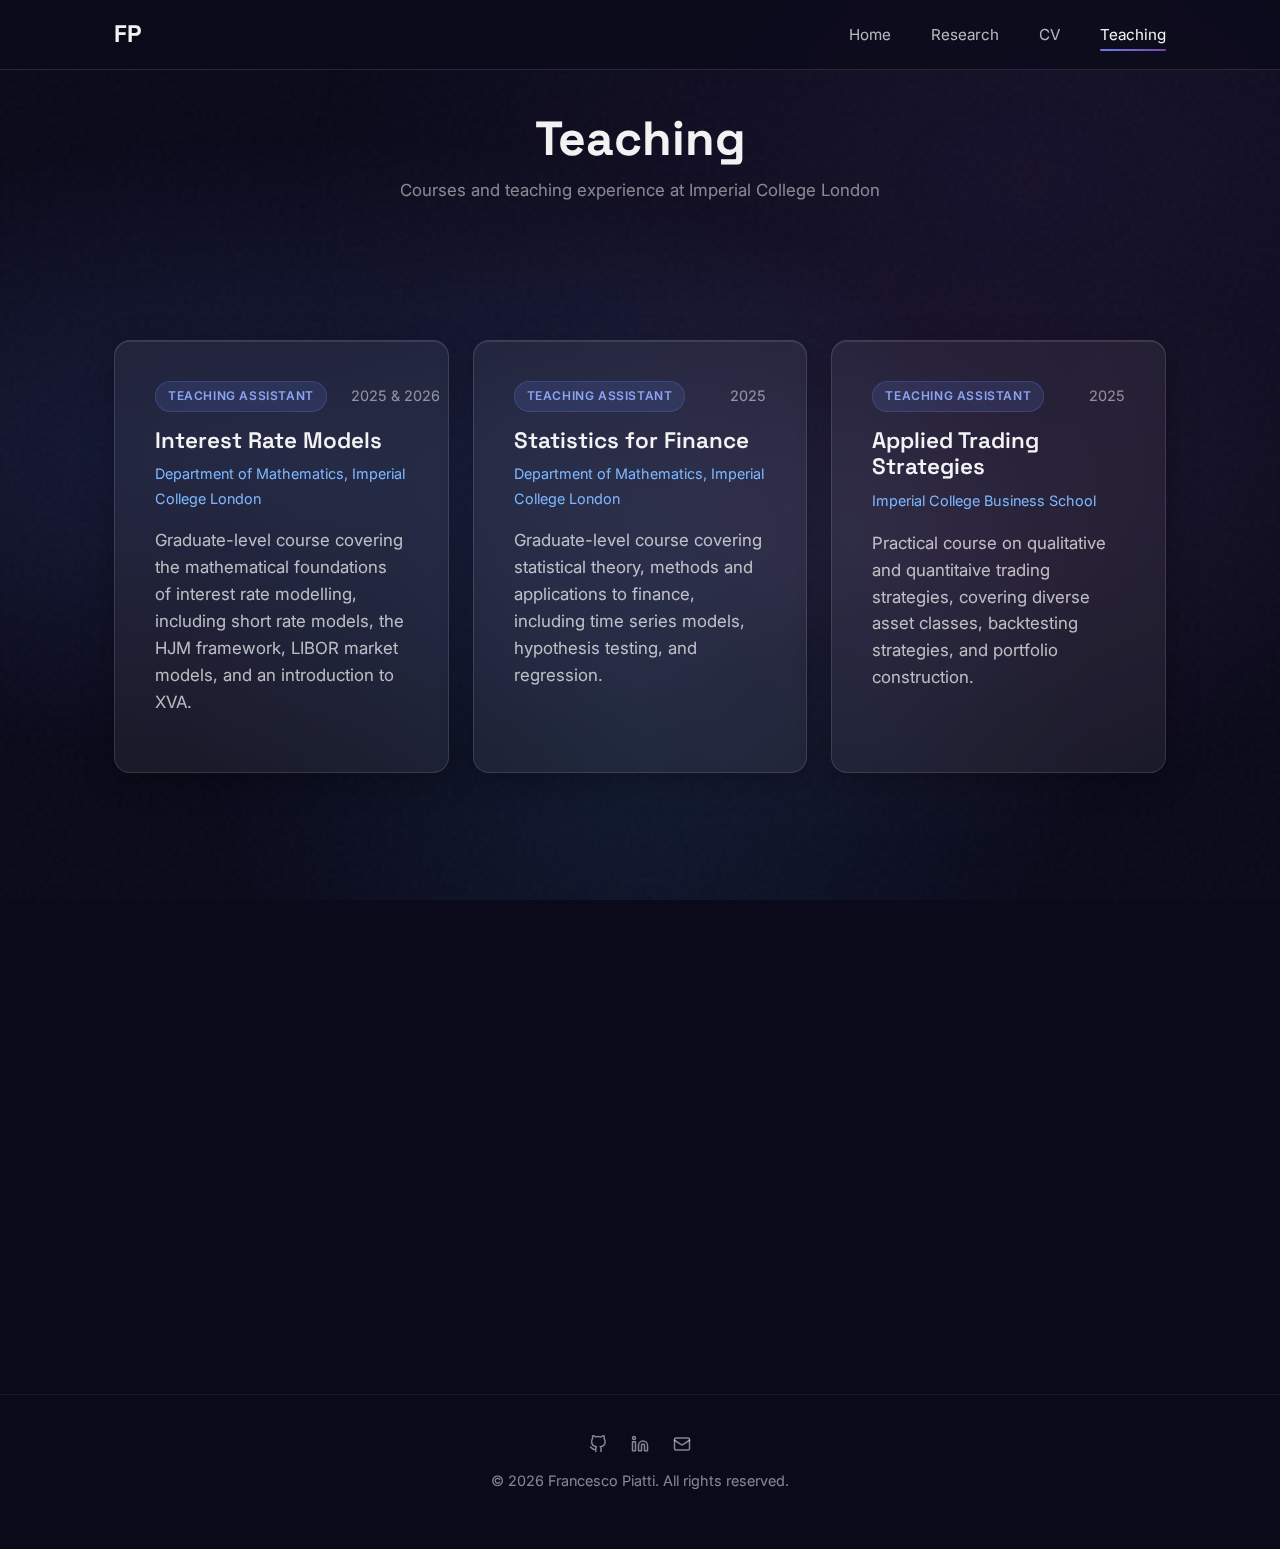
<file: teaching.html>
<!DOCTYPE html>
<html lang="en">
<head>
  <meta charset="UTF-8">
  <meta name="viewport" content="width=device-width, initial-scale=1.0">
  <meta name="description" content="Francesco Piatti - Teaching Experience">
  <meta name="author" content="Francesco Piatti">
  <title>Francesco Piatti | Teaching</title>

  <link rel="preconnect" href="https://fonts.googleapis.com">
  <link rel="preconnect" href="https://fonts.gstatic.com" crossorigin>
  <link href="https://fonts.googleapis.com/css2?family=Inter:wght@300;400;500;600&family=Space+Grotesk:wght@400;500;600;700&display=swap" rel="stylesheet">

  <link rel="stylesheet" href="css/variables.css">
  <link rel="stylesheet" href="css/reset.css">
  <link rel="stylesheet" href="css/base.css">
  <link rel="stylesheet" href="css/glass.css">
  <link rel="stylesheet" href="css/navigation.css">
  <link rel="stylesheet" href="css/animations.css">
  <link rel="stylesheet" href="css/teaching.css">
  <link rel="stylesheet" href="css/responsive.css">
</head>
<body>

  <!-- ========== NAVIGATION ========== -->
  <nav class="nav glass--nav" id="navbar">
    <div class="nav__container">
      <a href="index.html" class="nav__logo">FP</a>
      <ul class="nav__links" id="nav-links">
        <li><a href="index.html" class="nav__link" data-page="home">Home</a></li>
        <li><a href="publications.html" class="nav__link" data-page="publications">Research</a></li>
        <li><a href="cv.html" class="nav__link" data-page="cv">CV</a></li>
        <li><a href="teaching.html" class="nav__link" data-page="teaching">Teaching</a></li>
      </ul>
      <button class="nav__toggle" id="nav-toggle" aria-label="Toggle menu">
        <span></span>
        <span></span>
        <span></span>
      </button>
    </div>
  </nav>

  <!-- ========== PAGE HEADER ========== -->
  <header class="page-header">
    <div>
      <h1 class="page-header__title">Teaching</h1>
      <p class="page-header__subtitle">Courses and teaching experience at Imperial College London</p>
    </div>
  </header>

  <!-- ========== TEACHING COURSES ========== -->
  <section class="section">
    <div class="container">

      <div class="teaching-grid">

        <!-- COURSE ITEM -->
        <article class="course-card glass glass--interactive reveal">
          <div class="course-card__header">
            <span class="course-card__role">Teaching Assistant</span>
            <span class="course-card__year">2025 &amp; 2026</span>
          </div>
          <h3 class="course-card__title">Interest Rate Models</h3>
          <p class="course-card__dept">Department of Mathematics, Imperial College London</p>
          <p class="course-card__description">
            Graduate-level course covering the mathematical foundations of interest rate modelling,
            including short rate models, the HJM framework, LIBOR market models, and an introduction to XVA.
          </p>
        </article>
        <!-- END COURSE ITEM -->

        <!-- COURSE ITEM -->
        <article class="course-card glass glass--interactive reveal">
          <div class="course-card__header">
            <span class="course-card__role">Teaching Assistant</span>
            <span class="course-card__year">2025</span>
          </div>
          <h3 class="course-card__title">Statistics for Finance</h3>
          <p class="course-card__dept">Department of Mathematics, Imperial College London</p>
          <p class="course-card__description">
            Graduate-level course covering statistical theory, methods and applications to finance,
            including time series models, hypothesis testing, and regression.
          </p>
        </article>
        <!-- END COURSE ITEM -->

        <!-- COURSE ITEM -->
        <article class="course-card glass glass--interactive reveal">
          <div class="course-card__header">
            <span class="course-card__role">Teaching Assistant</span>
            <span class="course-card__year">2025</span>
          </div>
          <h3 class="course-card__title">Applied Trading Strategies</h3>
          <p class="course-card__dept">Imperial College Business School</p>
          <p class="course-card__description">
            Practical course on qualitative and quantitaive trading strategies, covering diverse asset classes,
            backtesting strategies, and portfolio construction.
          </p>
        </article>
        <!-- END COURSE ITEM -->

        <!-- COURSE ITEM -->
        <article class="course-card glass glass--interactive reveal">
          <div class="course-card__header">
            <span class="course-card__role">Teaching Assistant</span>
            <span class="course-card__year">2023 &amp; 2024</span>
          </div>
          <h3 class="course-card__title">Probability for Statistics</h3>
          <p class="course-card__dept">Department of Mathematics, Imperial College London</p>
          <p class="course-card__description">
            Undergraduate course covering probability theory foundations: measure theory,
            random variables, convergence, and conditional expectation.
          </p>
        </article>
        <!-- END COURSE ITEM -->

        <!-- COURSE ITEM -->
        <article class="course-card glass glass--interactive reveal">
          <div class="course-card__header">
            <span class="course-card__role">Teaching Assistant</span>
            <span class="course-card__year">2024</span>
          </div>
          <h3 class="course-card__title">Mathematics for Machine Learning</h3>
          <p class="course-card__dept">Department of Mathematics, Imperial College London</p>
          <p class="course-card__description">
            Course covering the essential mathematical tools for machine learning: linear algebra,
            multivariate calculus, probability, and optimisation.
          </p>
        </article>
        <!-- END COURSE ITEM -->

      </div>

    </div>
  </section>

  <!-- ========== FOOTER ========== -->
  <footer class="footer">
    <div class="container">
      <div class="footer__socials">
        <a href="https://github.com/FrancescoPiatti" target="_blank" rel="noopener noreferrer" aria-label="GitHub">
          <svg width="18" height="18" viewBox="0 0 24 24" fill="none" stroke="currentColor" stroke-width="2" stroke-linecap="round" stroke-linejoin="round">
            <path d="M9 19c-5 1.5-5-2.5-7-3m14 6v-3.87a3.37 3.37 0 0 0-.94-2.61c3.14-.35 6.44-1.54 6.44-7A5.44 5.44 0 0 0 20 4.77 5.07 5.07 0 0 0 19.91 1S18.73.65 16 2.48a13.38 13.38 0 0 0-7 0C6.27.65 5.09 1 5.09 1A5.07 5.07 0 0 0 5 4.77a5.44 5.44 0 0 0-1.5 3.78c0 5.42 3.3 6.61 6.44 7A3.37 3.37 0 0 0 9 18.13V22"/>
          </svg>
        </a>
        <a href="https://linkedin.com/in/francesco-piatti" target="_blank" rel="noopener noreferrer" aria-label="LinkedIn">
          <svg width="18" height="18" viewBox="0 0 24 24" fill="none" stroke="currentColor" stroke-width="2" stroke-linecap="round" stroke-linejoin="round">
            <path d="M16 8a6 6 0 0 1 6 6v7h-4v-7a2 2 0 0 0-2-2 2 2 0 0 0-2 2v7h-4v-7a6 6 0 0 1 6-6z"/>
            <rect x="2" y="9" width="4" height="12"/>
            <circle cx="4" cy="4" r="2"/>
          </svg>
        </a>
        <a href="mailto:francesco.piatti19@imperial.ac.uk" aria-label="Email">
          <svg width="18" height="18" viewBox="0 0 24 24" fill="none" stroke="currentColor" stroke-width="2" stroke-linecap="round" stroke-linejoin="round">
            <rect x="2" y="4" width="20" height="16" rx="2"/>
            <path d="m22 7-8.97 5.7a1.94 1.94 0 0 1-2.06 0L2 7"/>
          </svg>
        </a>
      </div>
      <p class="footer__text">&copy; 2026 Francesco Piatti. All rights reserved.</p>
    </div>
  </footer>

  <script src="js/main.js"></script>
</body>
</html>
</file>
<file: css/variables.css>
:root {
  /* === Color Palette === */
  --bg-primary: #0a0a1a;
  --bg-secondary: #0d1b2a;
  --bg-tertiary: #1b2838;

  /* Gradient mesh colors */
  --gradient-1: #667eea;
  --gradient-2: #764ba2;
  --gradient-3: #f093fb;
  --gradient-4: #4facfe;

  /* Glass properties */
  --glass-bg: rgba(255, 255, 255, 0.06);
  --glass-bg-hover: rgba(255, 255, 255, 0.10);
  --glass-border: rgba(255, 255, 255, 0.12);
  --glass-border-hover: rgba(255, 255, 255, 0.20);
  --glass-shadow: 0 8px 32px rgba(0, 0, 0, 0.3);
  --glass-shadow-hover: 0 12px 40px rgba(0, 0, 0, 0.4);
  --glass-blur: blur(12px);
  --glass-inner-glow: inset 0 1px 0 rgba(255, 255, 255, 0.1);

  /* Text colors */
  --text-primary: rgba(255, 255, 255, 0.95);
  --text-secondary: rgba(255, 255, 255, 0.70);
  --text-tertiary: rgba(255, 255, 255, 0.50);
  --text-accent: #7eb8ff;

  /* === Typography === */
  --font-display: 'Space Grotesk', sans-serif;
  --font-body: 'Inter', sans-serif;
  --font-mono: 'JetBrains Mono', monospace;

  /* Font sizes (fluid) */
  --fs-hero: clamp(2.5rem, 5vw, 4rem);
  --fs-h1: clamp(2rem, 4vw, 3rem);
  --fs-h2: clamp(1.5rem, 3vw, 2rem);
  --fs-h3: clamp(1.15rem, 2vw, 1.4rem);
  --fs-body: clamp(0.95rem, 1.5vw, 1.05rem);
  --fs-small: clamp(0.8rem, 1.2vw, 0.9rem);

  /* === Spacing === */
  --space-xs: 0.5rem;
  --space-sm: 1rem;
  --space-md: 1.5rem;
  --space-lg: 2.5rem;
  --space-xl: 4rem;
  --space-2xl: 6rem;

  /* === Layout === */
  --max-width: 1100px;
  --card-radius: 16px;
  --pill-radius: 20px;
  --nav-height: 70px;

  /* === Transitions === */
  --transition-fast: 0.2s ease;
  --transition-base: 0.3s cubic-bezier(0.4, 0, 0.2, 1);
  --transition-slow: 0.5s cubic-bezier(0.4, 0, 0.2, 1);
}
</file>
<file: css/glass.css>
/* Base glass card */
.glass {
  background: var(--glass-bg);
  backdrop-filter: var(--glass-blur);
  -webkit-backdrop-filter: var(--glass-blur);
  border: 1px solid var(--glass-border);
  border-radius: var(--card-radius);
  box-shadow: var(--glass-shadow), var(--glass-inner-glow);
  transition: background var(--transition-base),
              border-color var(--transition-base),
              box-shadow var(--transition-base),
              transform var(--transition-base);
}

.glass:hover {
  background: var(--glass-bg-hover);
  border-color: var(--glass-border-hover);
  box-shadow: var(--glass-shadow-hover), var(--glass-inner-glow);
}

/* Interactive glass card (lifts on hover) */
.glass--interactive:hover {
  transform: translateY(-4px);
}

/* Stronger glass for navigation */
.glass--nav {
  background: rgba(10, 10, 26, 0.7);
  backdrop-filter: blur(20px);
  -webkit-backdrop-filter: blur(20px);
  border-bottom: 1px solid var(--glass-border);
  border-radius: 0;
  box-shadow: none;
}

/* Subtle glass for pills/tags */
.glass--pill {
  display: inline-block;
  background: rgba(255, 255, 255, 0.06);
  border: 1px solid rgba(255, 255, 255, 0.10);
  border-radius: var(--pill-radius);
  backdrop-filter: blur(4px);
  -webkit-backdrop-filter: blur(4px);
  padding: 0.35rem 1rem;
  font-size: var(--fs-small);
  color: var(--text-secondary);
  transition: all var(--transition-fast);
}

.glass--pill:hover {
  background: rgba(255, 255, 255, 0.12);
  border-color: rgba(255, 255, 255, 0.18);
  color: var(--text-primary);
}

/* Glass card with colored left accent border (uses ::before to preserve border-radius) */
.glass--accent-left {
  position: relative;
  overflow: hidden;
}

.glass--accent-left::before {
  content: '';
  position: absolute;
  top: 0;
  left: 0;
  width: 3px;
  height: 100%;
  background: linear-gradient(to bottom, var(--gradient-1), var(--gradient-2));
  z-index: 1;
}

/* Fallback for browsers without backdrop-filter */
@supports not (backdrop-filter: blur(1px)) {
  .glass {
    background: rgba(13, 27, 42, 0.92);
  }
  .glass--nav {
    background: rgba(10, 10, 26, 0.95);
  }
}
</file>
<file: css/navigation.css>
.nav {
  position: fixed;
  top: 0;
  left: 0;
  width: 100%;
  height: var(--nav-height);
  z-index: 1000;
  transition: background var(--transition-base);
}

.nav__container {
  max-width: var(--max-width);
  margin: 0 auto;
  padding: 0 var(--space-md);
  height: 100%;
  display: flex;
  align-items: center;
  justify-content: space-between;
}

.nav__logo {
  font-family: var(--font-display);
  font-size: 1.5rem;
  font-weight: 700;
  color: var(--text-primary);
  letter-spacing: -0.02em;
}

.nav__links {
  display: flex;
  gap: var(--space-lg);
}

.nav__link {
  font-family: var(--font-body);
  font-size: 0.95rem;
  font-weight: 400;
  color: var(--text-secondary);
  position: relative;
  padding: 0.3rem 0;
  transition: color var(--transition-fast);
}

.nav__link::before {
  content: '';
  position: absolute;
  bottom: -2px;
  left: 50%;
  width: 0;
  height: 2px;
  background: linear-gradient(90deg, var(--gradient-1), var(--gradient-2));
  transition: width var(--transition-base), left var(--transition-base);
  border-radius: 1px;
}

.nav__link:hover {
  color: var(--text-primary);
}

.nav__link:hover::before {
  width: 100%;
  left: 0;
}

/* Active page */
.nav__link--active {
  color: var(--text-primary);
}

.nav__link--active::after {
  content: '';
  position: absolute;
  bottom: -2px;
  left: 0;
  width: 100%;
  height: 2px;
  background: linear-gradient(90deg, var(--gradient-1), var(--gradient-2));
  border-radius: 1px;
}

/* Hamburger menu button */
.nav__toggle {
  display: none;
  flex-direction: column;
  gap: 5px;
  background: none;
  border: none;
  cursor: pointer;
  padding: 0.5rem;
  z-index: 1001;
}

.nav__toggle span {
  width: 24px;
  height: 2px;
  background: var(--text-primary);
  border-radius: 2px;
  transition: transform var(--transition-base), opacity var(--transition-base);
}

/* Hamburger to X animation */
.nav__toggle--active span:nth-child(1) {
  transform: translateY(7px) rotate(45deg);
}

.nav__toggle--active span:nth-child(2) {
  opacity: 0;
}

.nav__toggle--active span:nth-child(3) {
  transform: translateY(-7px) rotate(-45deg);
}
</file>
<file: css/animations.css>
/* Scroll-triggered reveal */
.reveal {
  opacity: 0;
  transform: translateY(30px);
  transition: opacity 0.6s cubic-bezier(0.4, 0, 0.2, 1),
              transform 0.6s cubic-bezier(0.4, 0, 0.2, 1);
}

.reveal--visible {
  opacity: 1;
  transform: translateY(0);
}

/* Staggered children animation */
.reveal-stagger > * {
  opacity: 0;
  transform: translateY(20px);
  transition: opacity 0.5s ease, transform 0.5s ease;
}

.reveal-stagger--visible > *:nth-child(1) { transition-delay: 0.1s; }
.reveal-stagger--visible > *:nth-child(2) { transition-delay: 0.2s; }
.reveal-stagger--visible > *:nth-child(3) { transition-delay: 0.3s; }
.reveal-stagger--visible > *:nth-child(4) { transition-delay: 0.4s; }
.reveal-stagger--visible > *:nth-child(5) { transition-delay: 0.5s; }
.reveal-stagger--visible > *:nth-child(6) { transition-delay: 0.6s; }

.reveal-stagger--visible > * {
  opacity: 1;
  transform: translateY(0);
}

/* Hero entrance */
.hero__name {
  animation: heroEntrance 0.8s cubic-bezier(0.4, 0, 0.2, 1) forwards;
  opacity: 0;
}

@keyframes heroEntrance {
  from {
    opacity: 0;
    transform: translateY(20px) scale(0.98);
    filter: blur(4px);
  }
  to {
    opacity: 1;
    transform: translateY(0) scale(1);
    filter: blur(0);
  }
}

/* Hero subtitle fade in (delayed) */
.hero__subtitle {
  animation: fadeUp 0.6s cubic-bezier(0.4, 0, 0.2, 1) 0.3s forwards;
  opacity: 0;
}

.hero__affiliation {
  animation: fadeUp 0.6s cubic-bezier(0.4, 0, 0.2, 1) 0.5s forwards;
  opacity: 0;
}

.hero__socials {
  animation: fadeUp 0.6s cubic-bezier(0.4, 0, 0.2, 1) 0.7s forwards;
  opacity: 0;
}

@keyframes fadeUp {
  from {
    opacity: 0;
    transform: translateY(15px);
  }
  to {
    opacity: 1;
    transform: translateY(0);
  }
}

/* Pulse accent line */
.hero__accent {
  width: 60px;
  height: 3px;
  background: linear-gradient(90deg, var(--gradient-1), var(--gradient-2));
  border-radius: 2px;
  margin: var(--space-md) auto;
  animation: accentPulse 3s ease-in-out infinite alternate;
}

@keyframes accentPulse {
  from { opacity: 0.4; width: 60px; }
  to { opacity: 0.9; width: 80px; }
}

/* Social icon hover */
.social-icon {
  display: inline-flex;
  align-items: center;
  justify-content: center;
  width: 44px;
  height: 44px;
  color: var(--text-secondary);
  transition: color var(--transition-fast), transform var(--transition-fast);
}

.social-icon:hover {
  color: var(--text-primary);
  transform: scale(1.15);
}

.social-icon svg {
  width: 22px;
  height: 22px;
}

/* ========== THEMATIC BACKGROUND ANIMATIONS ========== */

/* Floating math symbols — position-only drift, NO opacity change */
@keyframes symbolFloat {
  0%   { transform: translate(0, 0) rotate(0deg); }
  25%  { transform: translate(8px, -12px) rotate(2deg); }
  50%  { transform: translate(-5px, -6px) rotate(-1deg); }
  75%  { transform: translate(3px, -15px) rotate(1.5deg); }
  100% { transform: translate(-4px, -20px) rotate(-0.5deg); }
}

/* Formula drift — position-only, NO opacity change */
@keyframes formulaDrift {
  0%   { transform: translate(0, 0); }
  20%  { transform: translate(6px, -4px); }
  40%  { transform: translate(-3px, 3px); }
  60%  { transform: translate(4px, -6px); }
  80%  { transform: translate(-5px, 2px); }
  100% { transform: translate(2px, -3px); }
}

/* Stock number pulse — position-only, NO opacity change */
@keyframes numberPulse {
  0%   { transform: translateY(0); }
  25%  { transform: translateY(-2px); }
  50%  { transform: translateY(1px); }
  75%  { transform: translateY(-1px); }
  100% { transform: translateY(0); }
}

/* Ticker tape scroll — left to right continuous */
@keyframes tickerScroll {
  0%   { transform: translateX(0); }
  100% { transform: translateX(-50%); }
}

/* Ticker tape scroll — right to left (reverse) */
@keyframes tickerScrollReverse {
  0%   { transform: translateX(-50%); }
  100% { transform: translateX(0); }
}

/* Reduced motion support */
@media (prefers-reduced-motion: reduce) {
  *, *::before, *::after {
    animation-duration: 0.01ms !important;
    animation-iteration-count: 1 !important;
    transition-duration: 0.01ms !important;
  }

  .reveal {
    opacity: 1;
    transform: none;
  }

  .reveal-stagger > * {
    opacity: 1;
    transform: none;
  }
}
</file>
<file: css/home.css>
/* ================================================================
   HOME PAGE — Near-black background, green/teal quant terminal
   ================================================================ */

/* Hero section */
.hero {
  min-height: 100vh;
  display: grid;
  place-items: center;
  padding: var(--space-md);
  padding-top: var(--nav-height);
  position: relative;
  overflow: hidden;
}

/* Near-black overlay — covers the body gradient mesh for a darker home page */
.hero::before {
  content: '';
  position: absolute;
  top: 0;
  left: 0;
  width: 100%;
  height: 100%;
  z-index: 0;
  background:
    radial-gradient(ellipse at 50% 50%, rgba(16, 185, 129, 0.04) 0%, transparent 60%),
    radial-gradient(ellipse at 20% 80%, rgba(52, 211, 153, 0.03) 0%, transparent 40%),
    radial-gradient(ellipse at 80% 20%, rgba(74, 222, 128, 0.02) 0%, transparent 40%),
    #030308;
}

.hero__card {
  text-align: center;
  padding: var(--space-xl) var(--space-2xl);
  max-width: 650px;
  width: 100%;
  position: relative;
  z-index: 2;
}

.hero__name {
  font-family: var(--font-display);
  font-size: var(--fs-hero);
  font-weight: 700;
  letter-spacing: -0.02em;
  color: var(--text-primary);
  margin-bottom: 0;
}

.hero__subtitle {
  font-size: 1.25rem;
  color: rgba(255, 255, 255, 0.8);
  margin-bottom: var(--space-xs);
  font-weight: 300;
}

.hero__affiliation {
  font-size: 1rem;
  color: var(--text-tertiary);
  margin-bottom: 0;
}

.hero__socials {
  display: flex;
  justify-content: center;
  gap: var(--space-sm);
  margin-top: var(--space-md);
}

/* ========== THEMATIC BACKGROUND CONTAINER ========== */

.hero__bg {
  position: absolute;
  top: 0;
  left: 0;
  width: 100%;
  height: 100%;
  z-index: 1;
  pointer-events: none;
}

/* ========== CANVAS (particles + Brownian paths) ========== */

#hero-canvas {
  position: absolute;
  top: 0;
  left: 0;
  width: 100%;
  height: 100%;
}

/* ========== FINANCIAL GRID ========== */

.hero__grid {
  position: absolute;
  top: 0;
  left: 0;
  width: 100%;
  height: 100%;
  background-image:
    linear-gradient(rgba(52, 211, 153, 0.05) 1px, transparent 1px),
    linear-gradient(90deg, rgba(52, 211, 153, 0.05) 1px, transparent 1px),
    linear-gradient(rgba(52, 211, 153, 0.10) 1px, transparent 1px),
    linear-gradient(90deg, rgba(52, 211, 153, 0.10) 1px, transparent 1px);
  background-size: 80px 60px, 80px 60px, 320px 240px, 320px 240px;
  mask-image: radial-gradient(ellipse at center, rgba(0,0,0,0.7) 0%, rgba(0,0,0,0.3) 50%, transparent 80%);
  -webkit-mask-image: radial-gradient(ellipse at center, rgba(0,0,0,0.7) 0%, rgba(0,0,0,0.3) 50%, transparent 80%);
}

/* ========== FLOATING MATH SYMBOLS (15 total) ========== */

.hero__symbols {
  position: absolute;
  top: 0;
  left: 0;
  width: 100%;
  height: 100%;
}

.math-symbol {
  position: absolute;
  font-family: 'Times New Roman', 'Georgia', serif;
  color: rgba(52, 211, 153, 0.15);
  pointer-events: none;
  user-select: none;
}

.math-symbol--1  { top: 12%;  left: 6%;   font-size: 2.2rem;  animation: symbolFloat 20s ease-in-out infinite alternate; }
.math-symbol--2  { top: 22%;  right: 10%; font-size: 3.5rem;  animation: symbolFloat 18s ease-in-out 2s infinite alternate; }
.math-symbol--3  { bottom: 28%; left: 12%; font-size: 3rem;   animation: symbolFloat 22s ease-in-out 4s infinite alternate; }
.math-symbol--4  { top: 8%;   right: 22%; font-size: 4rem;    animation: symbolFloat 16s ease-in-out 1s infinite alternate; }
.math-symbol--5  { bottom: 18%; right: 8%; font-size: 2.8rem; animation: symbolFloat 24s ease-in-out 3s infinite alternate; }
.math-symbol--6  { top: 58%;  left: 4%;   font-size: 1.8rem;  font-style: italic; animation: symbolFloat 19s ease-in-out 5s infinite alternate; }
.math-symbol--7  { bottom: 12%; left: 35%; font-size: 2.2rem; animation: symbolFloat 21s ease-in-out 6s infinite alternate; }
.math-symbol--8  { top: 38%;  right: 4%;  font-size: 3rem;    animation: symbolFloat 17s ease-in-out 2.5s infinite alternate; }
.math-symbol--9  { top: 45%;  left: 2%;   font-size: 2.5rem;  color: rgba(16, 185, 129, 0.12); animation: symbolFloat 23s ease-in-out 7s infinite alternate; }
.math-symbol--10 { top: 6%;   left: 55%;  font-size: 2rem;    color: rgba(74, 222, 128, 0.12); animation: symbolFloat 15s ease-in-out 1.5s infinite alternate; }
.math-symbol--11 { bottom: 35%; right: 18%; font-size: 3.2rem; color: rgba(52, 211, 153, 0.10); animation: symbolFloat 26s ease-in-out 8s infinite alternate; }
.math-symbol--12 { top: 75%;  left: 20%;  font-size: 2.4rem;  color: rgba(16, 185, 129, 0.14); animation: symbolFloat 20s ease-in-out 4.5s infinite alternate; }
.math-symbol--13 { top: 30%;  left: 28%;  font-size: 2rem;    color: rgba(74, 222, 128, 0.10); animation: symbolFloat 18s ease-in-out 3.5s infinite alternate; }
.math-symbol--14 { bottom: 45%; right: 30%; font-size: 2.6rem; color: rgba(52, 211, 153, 0.12); animation: symbolFloat 22s ease-in-out 6.5s infinite alternate; }
.math-symbol--15 { top: 85%;  right: 5%;  font-size: 1.9rem;  color: rgba(16, 185, 129, 0.13); animation: symbolFloat 19s ease-in-out 9s infinite alternate; }

/* ========== FULL FORMULAS (10 total) ========== */

.hero__formulas {
  position: absolute;
  top: 0;
  left: 0;
  width: 100%;
  height: 100%;
}

.math-formula {
  position: absolute;
  font-family: 'Times New Roman', 'Georgia', serif;
  pointer-events: none;
  user-select: none;
  white-space: nowrap;
  letter-spacing: 0.03em;
}

.math-formula--1  { top: 6%;   left: 2%;   font-size: 1.1rem;  color: rgba(52, 211, 153, 0.20);  animation: formulaDrift 25s ease-in-out infinite alternate; }
.math-formula--2  { bottom: 32%; right: 2%; font-size: 0.95rem; color: rgba(16, 185, 129, 0.17);  animation: formulaDrift 22s ease-in-out 3s infinite alternate; }
.math-formula--3  { top: 70%;  left: 8%;   font-size: 1rem;    color: rgba(74, 222, 128, 0.18);   animation: formulaDrift 28s ease-in-out 6s infinite alternate; }
.math-formula--4  { bottom: 6%; right: 12%; font-size: 1.05rem; color: rgba(52, 211, 153, 0.16);  animation: formulaDrift 24s ease-in-out 2s infinite alternate; }
.math-formula--5  { top: 32%;  left: 1%;   font-size: 1.15rem; color: rgba(16, 185, 129, 0.18);   animation: formulaDrift 20s ease-in-out 4s infinite alternate; }
.math-formula--6  { top: 80%;  right: 6%;  font-size: 0.9rem;  color: rgba(74, 222, 128, 0.14);   animation: formulaDrift 26s ease-in-out 1s infinite alternate; }
.math-formula--7  { top: 18%;  right: 5%;  font-size: 0.85rem; color: rgba(52, 211, 153, 0.14);   animation: formulaDrift 23s ease-in-out 5s infinite alternate; }
.math-formula--8  { bottom: 50%; left: 5%; font-size: 0.9rem;  color: rgba(16, 185, 129, 0.16);   animation: formulaDrift 27s ease-in-out 7s infinite alternate; }
.math-formula--9  { top: 55%;  right: 3%;  font-size: 0.85rem; color: rgba(74, 222, 128, 0.13);   animation: formulaDrift 21s ease-in-out 8s infinite alternate; }
.math-formula--10 { bottom: 15%; left: 30%; font-size: 0.9rem; color: rgba(52, 211, 153, 0.15);   animation: formulaDrift 24s ease-in-out 3.5s infinite alternate; }

/* ========== STOCK NUMBERS (15 total) ========== */

.hero__numbers {
  position: absolute;
  top: 0;
  left: 0;
  width: 100%;
  height: 100%;
}

.stock-number {
  position: absolute;
  font-family: 'SF Mono', 'Fira Code', 'Consolas', monospace;
  color: rgba(255, 255, 255, 0.16);
  pointer-events: none;
  user-select: none;
  font-size: 0.85rem;
  font-weight: 500;
  letter-spacing: 0.05em;
}

.stock-number--up {
  color: rgba(52, 211, 153, 0.30);
}

.stock-number--down {
  color: rgba(248, 113, 113, 0.28);
}

.stock-number--1  { top: 16%;  right: 5%;  font-size: 1.05rem; animation: numberPulse 15s ease-in-out infinite alternate; }
.stock-number--2  { top: 20%;  right: 2%;  animation: numberPulse 12s ease-in-out 1s infinite alternate; }
.stock-number--3  { bottom: 23%; left: 3%; font-size: 1rem;    animation: numberPulse 18s ease-in-out 3s infinite alternate; }
.stock-number--4  { bottom: 20%; left: 7%; animation: numberPulse 14s ease-in-out 2s infinite alternate; }
.stock-number--5  { top: 4%;   left: 32%;  font-size: 1rem;    animation: numberPulse 20s ease-in-out 5s infinite alternate; }
.stock-number--6  { top: 8%;   left: 36%;  animation: numberPulse 16s ease-in-out 4s infinite alternate; }
.stock-number--7  { bottom: 10%; right: 28%; animation: numberPulse 17s ease-in-out 6s infinite alternate; }
.stock-number--8  { top: 48%;  right: 1%;  font-size: 0.9rem;  animation: numberPulse 19s ease-in-out 1.5s infinite alternate; }
.stock-number--9  { bottom: 38%; left: 22%; animation: numberPulse 13s ease-in-out 7s infinite alternate; }
.stock-number--10 { top: 65%;  right: 18%; animation: numberPulse 21s ease-in-out 2.5s infinite alternate; }
.stock-number--11 { top: 10%;  left: 10%;  font-size: 0.8rem;  color: rgba(16, 185, 129, 0.20); animation: numberPulse 16s ease-in-out 8s infinite alternate; }
.stock-number--12 { top: 14%;  left: 14%;  color: rgba(52, 211, 153, 0.25); animation: numberPulse 14s ease-in-out 9s infinite alternate; }
.stock-number--13 { bottom: 42%; right: 6%; font-size: 0.8rem; color: rgba(255, 255, 255, 0.14); animation: numberPulse 18s ease-in-out 4.5s infinite alternate; }
.stock-number--14 { top: 72%;  left: 3%;   animation: numberPulse 15s ease-in-out 6.5s infinite alternate; }
.stock-number--15 { bottom: 8%; left: 55%;  font-size: 0.8rem; color: rgba(16, 185, 129, 0.18); animation: numberPulse 20s ease-in-out 3.5s infinite alternate; }

/* ========== SCROLLING TICKER TAPES ========== */

.hero__ticker {
  position: absolute;
  left: 0;
  width: 100%;
  overflow: hidden;
  opacity: 0.20;
}

.hero__ticker--top    { top: 8%; }
.hero__ticker--bottom { bottom: 8%; }

.ticker__track {
  display: flex;
  gap: 3rem;
  white-space: nowrap;
  animation: tickerScroll 35s linear infinite;
  width: max-content;
}

.ticker__track--reverse {
  animation: tickerScrollReverse 38s linear infinite;
}

.ticker__item {
  font-family: 'SF Mono', 'Fira Code', 'Consolas', monospace;
  font-size: 0.75rem;
  color: rgba(255, 255, 255, 0.55);
  letter-spacing: 0.04em;
}

.ticker__item em {
  font-style: normal;
  margin-left: 0.4em;
}

.ticker__up  { color: rgba(52, 211, 153, 0.85); }
.ticker__down { color: rgba(248, 113, 113, 0.80); }

/* ========== ABOUT SECTION ========== */

.about h2 {
  margin-bottom: var(--space-md);
}

.research-tags {
  display: flex;
  flex-wrap: wrap;
  gap: var(--space-xs);
}
</file>
<file: css/responsive.css>
/* ========== Mobile (< 768px) ========== */
@media (max-width: 767px) {

  /* Navigation: mobile slide-in menu */
  .nav__links {
    position: fixed;
    top: 0;
    right: 0;
    width: 70vw;
    max-width: 300px;
    height: 100vh;
    flex-direction: column;
    justify-content: center;
    align-items: center;
    background: rgba(10, 10, 26, 0.95);
    backdrop-filter: blur(20px);
    -webkit-backdrop-filter: blur(20px);
    transform: translateX(100%);
    transition: transform var(--transition-base);
    gap: var(--space-lg);
    z-index: 999;
  }

  .nav__links--open {
    transform: translateX(0);
  }

  .nav__link {
    font-size: 1.3rem;
  }

  .nav__toggle {
    display: flex;
  }

  /* Prevent scrolling when menu is open */
  body.menu-open {
    overflow: hidden;
  }

  /* Hero */
  .hero__card {
    padding: var(--space-lg) var(--space-md);
    margin: 0 var(--space-xs);
  }

  /* Sections */
  .section {
    padding: var(--space-xl) 0;
  }

  .container {
    padding: 0 var(--space-sm);
  }

  /* Page header */
  .page-header {
    min-height: 20vh;
    padding-top: calc(var(--nav-height) + var(--space-lg));
    padding-bottom: var(--space-lg);
  }

  /* Publication cards */
  .publication-card {
    padding: var(--space-md);
  }

  .publication-card__header {
    margin-bottom: var(--space-xs);
  }

  /* Project grid */
  .project-grid {
    grid-template-columns: 1fr;
  }

  /* Teaching grid */
  .teaching-grid {
    grid-template-columns: 1fr;
  }

  /* CV entries */
  .cv-entry__header {
    flex-direction: column;
    gap: 0.2rem;
  }

  .cv-section {
    padding: var(--space-md);
  }

  /* CV accent border: move to top on mobile */
  .glass--accent-left::before {
    width: 100%;
    height: 3px;
    background: linear-gradient(to right, var(--gradient-1), var(--gradient-2));
  }

  /* About */
  .about {
    padding: var(--space-md) !important;
  }
}

/* ========== Tablet (768px - 1023px) ========== */
@media (min-width: 768px) and (max-width: 1023px) {

  .project-grid {
    grid-template-columns: repeat(2, 1fr);
  }

  .teaching-grid {
    grid-template-columns: repeat(2, 1fr);
  }
}

/* ========== Desktop (1024px+) ========== */
@media (min-width: 1024px) {

  .project-grid {
    grid-template-columns: repeat(auto-fit, minmax(300px, 1fr));
  }

  .teaching-grid {
    grid-template-columns: repeat(auto-fit, minmax(320px, 1fr));
  }
}
</file>
<file: css/cv.css>
/* Download button */
.cv-download-section {
  padding-bottom: var(--space-lg);
}

.cv-download-btn {
  display: inline-flex;
  align-items: center;
  gap: 0.5rem;
  padding: 0.8rem 2rem;
  color: var(--text-primary);
  font-family: var(--font-body);
  font-size: 1rem;
  font-weight: 500;
  cursor: pointer;
  text-decoration: none;
}

.cv-download-btn:hover {
  color: var(--text-primary);
}

/* CV content */
.cv-content {
  display: flex;
  flex-direction: column;
  gap: var(--space-md);
}

.cv-section {
  padding: var(--space-lg);
  border-radius: var(--card-radius);
}

.cv-section__title {
  font-size: var(--fs-h2);
  margin-bottom: var(--space-md);
  position: relative;
}

/* CV entries */
.cv-entry {
  margin-bottom: var(--space-md);
}

.cv-entry:last-child {
  margin-bottom: 0;
}

.cv-entry__header {
  display: flex;
  justify-content: space-between;
  align-items: baseline;
  flex-wrap: wrap;
  gap: var(--space-xs);
}

.cv-entry__role {
  font-size: var(--fs-h3);
  font-weight: 600;
  margin-bottom: 0.2rem;
}

.cv-entry__date {
  font-size: var(--fs-small);
  color: var(--text-tertiary);
  white-space: nowrap;
}

.cv-entry__org {
  font-size: var(--fs-body);
  color: var(--text-accent);
  margin-bottom: var(--space-xs);
}

.cv-entry__details {
  padding-left: 1.2rem;
}

.cv-entry__details li {
  font-size: var(--fs-body);
  color: var(--text-secondary);
  margin-bottom: 0.3rem;
  position: relative;
  list-style: none;
}

.cv-entry__details li::before {
  content: '';
  position: absolute;
  left: -1rem;
  top: 0.6em;
  width: 4px;
  height: 4px;
  border-radius: 50%;
  background: var(--gradient-1);
}

/* Skills */
.cv-skills {
  display: flex;
  flex-direction: column;
  gap: var(--space-md);
}

.cv-skills__label {
  font-size: var(--fs-body);
  font-weight: 600;
  color: var(--text-secondary);
  margin-bottom: var(--space-xs);
  font-family: var(--font-display);
}

.cv-skills__tags {
  display: flex;
  flex-wrap: wrap;
  gap: var(--space-xs);
}
</file>
<file: css/publications.css>
.section__title {
  font-size: var(--fs-h2);
  margin-bottom: var(--space-lg);
  position: relative;
  display: inline-block;
}

.section__title::after {
  content: '';
  position: absolute;
  bottom: -8px;
  left: 0;
  width: 60px;
  height: 3px;
  background: linear-gradient(90deg, var(--gradient-1), var(--gradient-2));
  border-radius: 2px;
}

/* Publication cards */
.publication-list {
  display: flex;
  flex-direction: column;
  gap: var(--space-md);
}

.publication-card {
  padding: var(--space-lg);
}

.publication-card__header {
  margin-bottom: var(--space-sm);
}

.publication-card__status {
  display: inline-block;
  font-size: 0.75rem;
  font-weight: 600;
  text-transform: uppercase;
  letter-spacing: 0.05em;
  padding: 0.25rem 0.75rem;
  border-radius: var(--pill-radius);
  background: rgba(102, 126, 234, 0.15);
  color: var(--gradient-1);
  border: 1px solid rgba(102, 126, 234, 0.25);
}

.publication-card__status--published {
  background: rgba(102, 126, 234, 0.15);
  color: #8ba4f0;
}

.publication-card__status--preprint {
  background: rgba(79, 172, 254, 0.12);
  color: #7ec4ff;
}

.publication-card__title {
  font-size: var(--fs-h3);
  margin-bottom: var(--space-xs);
  color: var(--text-primary);
}

.publication-card__authors {
  font-size: var(--fs-body);
  color: var(--text-secondary);
  margin-bottom: 0.3rem;
}

.publication-card__authors strong {
  color: var(--text-primary);
}

.publication-card__note {
  font-size: var(--fs-small);
  color: var(--text-tertiary);
  font-style: italic;
}

.publication-card__venue {
  font-size: var(--fs-small);
  color: var(--text-tertiary);
  font-style: italic;
  margin-bottom: var(--space-sm);
}

/* Abstract toggle */
.abstract-toggle {
  cursor: pointer;
  margin-bottom: var(--space-xs);
  font-size: var(--fs-small);
  background: rgba(255, 255, 255, 0.04);
  border: 1px solid rgba(255, 255, 255, 0.08);
}

.abstract-toggle:hover {
  background: rgba(255, 255, 255, 0.08);
}

.abstract-content {
  max-height: 0;
  overflow: hidden;
  transition: max-height 0.4s ease, padding 0.4s ease;
  padding: 0 var(--space-sm);
}

.abstract-content--open {
  max-height: 300px;
  padding: var(--space-sm);
}

.abstract-content p {
  font-size: var(--fs-small);
  color: var(--text-tertiary);
  line-height: 1.6;
}

.publication-card__links {
  display: flex;
  gap: var(--space-xs);
  margin-top: var(--space-sm);
}

.publication-card__links .glass--pill {
  font-size: 0.8rem;
  padding: 0.3rem 0.8rem;
}

/* Project cards grid */
.project-grid {
  display: grid;
  grid-template-columns: repeat(auto-fit, minmax(300px, 1fr));
  gap: var(--space-md);
}

.project-card {
  padding: var(--space-lg);
}

.project-card__status {
  display: flex;
  align-items: center;
  gap: 0.5rem;
  font-size: var(--fs-small);
  color: var(--text-tertiary);
  margin-bottom: var(--space-sm);
}

.status-dot {
  width: 8px;
  height: 8px;
  border-radius: 50%;
  display: inline-block;
}

.status-dot--progress {
  background: #4ade80;
  box-shadow: 0 0 6px rgba(74, 222, 128, 0.4);
}

.status-dot--submitted {
  background: #fbbf24;
  box-shadow: 0 0 6px rgba(251, 191, 36, 0.4);
}

.status-dot--preprint {
  background: var(--gradient-4);
  box-shadow: 0 0 6px rgba(79, 172, 254, 0.4);
}

.project-card__title {
  font-size: var(--fs-h3);
  margin-bottom: var(--space-xs);
}

.project-card__description {
  font-size: var(--fs-body);
  color: var(--text-secondary);
  margin-bottom: var(--space-sm);
}

.project-card__tags {
  display: flex;
  flex-wrap: wrap;
  gap: var(--space-xs);
}
</file>
<file: css/teaching.css>
.teaching-grid {
  display: grid;
  grid-template-columns: repeat(auto-fit, minmax(320px, 1fr));
  gap: var(--space-md);
}

.course-card {
  padding: var(--space-lg);
}

.course-card__header {
  display: flex;
  justify-content: space-between;
  align-items: center;
  gap: var(--space-md);
  margin-bottom: var(--space-sm);
}

.course-card__role {
  font-size: 0.75rem;
  font-weight: 600;
  text-transform: uppercase;
  letter-spacing: 0.05em;
  padding: 0.25rem 0.75rem;
  border-radius: var(--pill-radius);
  background: rgba(102, 126, 234, 0.15);
  color: #8ba4f0;
  border: 1px solid rgba(102, 126, 234, 0.25);
  flex-shrink: 0;
}

.course-card__year {
  font-size: var(--fs-small);
  color: var(--text-tertiary);
  flex-shrink: 0;
  text-align: right;
  margin-left: auto;
  white-space: nowrap;
}

.course-card__title {
  font-size: var(--fs-h3);
  margin-bottom: var(--space-xs);
}

.course-card__dept {
  font-size: var(--fs-small);
  color: var(--text-accent);
  margin-bottom: var(--space-sm);
}

.course-card__description {
  font-size: var(--fs-body);
  color: var(--text-secondary);
  line-height: 1.6;
}
</file>
<file: css/base.css>
body {
  background: var(--bg-primary);
  color: var(--text-primary);
  font-family: var(--font-body);
  line-height: 1.7;
  overflow-x: hidden;
}

/* Animated gradient mesh background */
body::before {
  content: '';
  position: fixed;
  top: 0;
  left: 0;
  width: 100%;
  height: 100%;
  z-index: -2;
  background:
    radial-gradient(ellipse at 20% 50%, rgba(102, 126, 234, 0.15) 0%, transparent 50%),
    radial-gradient(ellipse at 80% 20%, rgba(118, 75, 162, 0.12) 0%, transparent 50%),
    radial-gradient(ellipse at 50% 80%, rgba(79, 172, 254, 0.10) 0%, transparent 50%),
    radial-gradient(ellipse at 70% 60%, rgba(240, 147, 251, 0.08) 0%, transparent 40%);
  animation: gradientShift 15s ease-in-out infinite alternate;
}

@keyframes gradientShift {
  0% {
    background-position: 0% 0%, 100% 0%, 50% 100%, 70% 60%;
    opacity: 1;
  }
  50% {
    opacity: 0.8;
  }
  100% {
    background-position: 100% 100%, 0% 100%, 50% 0%, 30% 40%;
    opacity: 1;
  }
}

/* Subtle noise texture overlay */
body::after {
  content: '';
  position: fixed;
  top: 0;
  left: 0;
  width: 100%;
  height: 100%;
  z-index: -1;
  opacity: 0.03;
  background-image: url("data:image/svg+xml,%3Csvg viewBox='0 0 256 256' xmlns='http://www.w3.org/2000/svg'%3E%3Cfilter id='noise'%3E%3CfeTurbulence type='fractalNoise' baseFrequency='0.65' numOctaves='3' stitchTiles='stitch'/%3E%3C/filter%3E%3Crect width='100%25' height='100%25' filter='url(%23noise)'/%3E%3C/svg%3E");
  pointer-events: none;
}

/* Typography */
h1, h2, h3, h4 {
  font-family: var(--font-display);
  font-weight: 600;
  line-height: 1.2;
  color: var(--text-primary);
  margin-bottom: var(--space-sm);
}

h1 { font-size: var(--fs-h1); }
h2 { font-size: var(--fs-h2); }
h3 { font-size: var(--fs-h3); }

p {
  font-size: var(--fs-body);
  color: var(--text-secondary);
  line-height: 1.7;
  margin-bottom: var(--space-sm);
}

a {
  color: var(--text-accent);
  transition: color var(--transition-fast);
}

a:hover {
  color: #a8d4ff;
}

/* Layout utilities */
.container {
  max-width: var(--max-width);
  margin: 0 auto;
  padding: 0 var(--space-md);
}

.section {
  padding: var(--space-2xl) 0;
}

/* Page header banner */
.page-header {
  min-height: 22vh;
  display: flex;
  align-items: center;
  justify-content: center;
  text-align: center;
  padding-top: calc(var(--nav-height) + var(--space-lg));
  padding-bottom: var(--space-md);
}

.page-header__title {
  font-size: var(--fs-h1);
  font-family: var(--font-display);
  font-weight: 700;
  margin-bottom: var(--space-xs);
}

.page-header__subtitle {
  font-size: var(--fs-body);
  color: var(--text-tertiary);
}

/* Footer */
.footer {
  padding: var(--space-lg) 0;
  text-align: center;
  border-top: 1px solid rgba(255, 255, 255, 0.06);
  margin-top: var(--space-2xl);
}

.footer__text {
  font-size: var(--fs-small);
  color: var(--text-tertiary);
}

.footer__socials {
  display: flex;
  justify-content: center;
  gap: var(--space-md);
  margin-bottom: var(--space-sm);
}

.footer__socials a {
  color: var(--text-tertiary);
  transition: color var(--transition-fast), transform var(--transition-fast);
}

.footer__socials a:hover {
  color: var(--text-primary);
  transform: scale(1.15);
}
</file>
